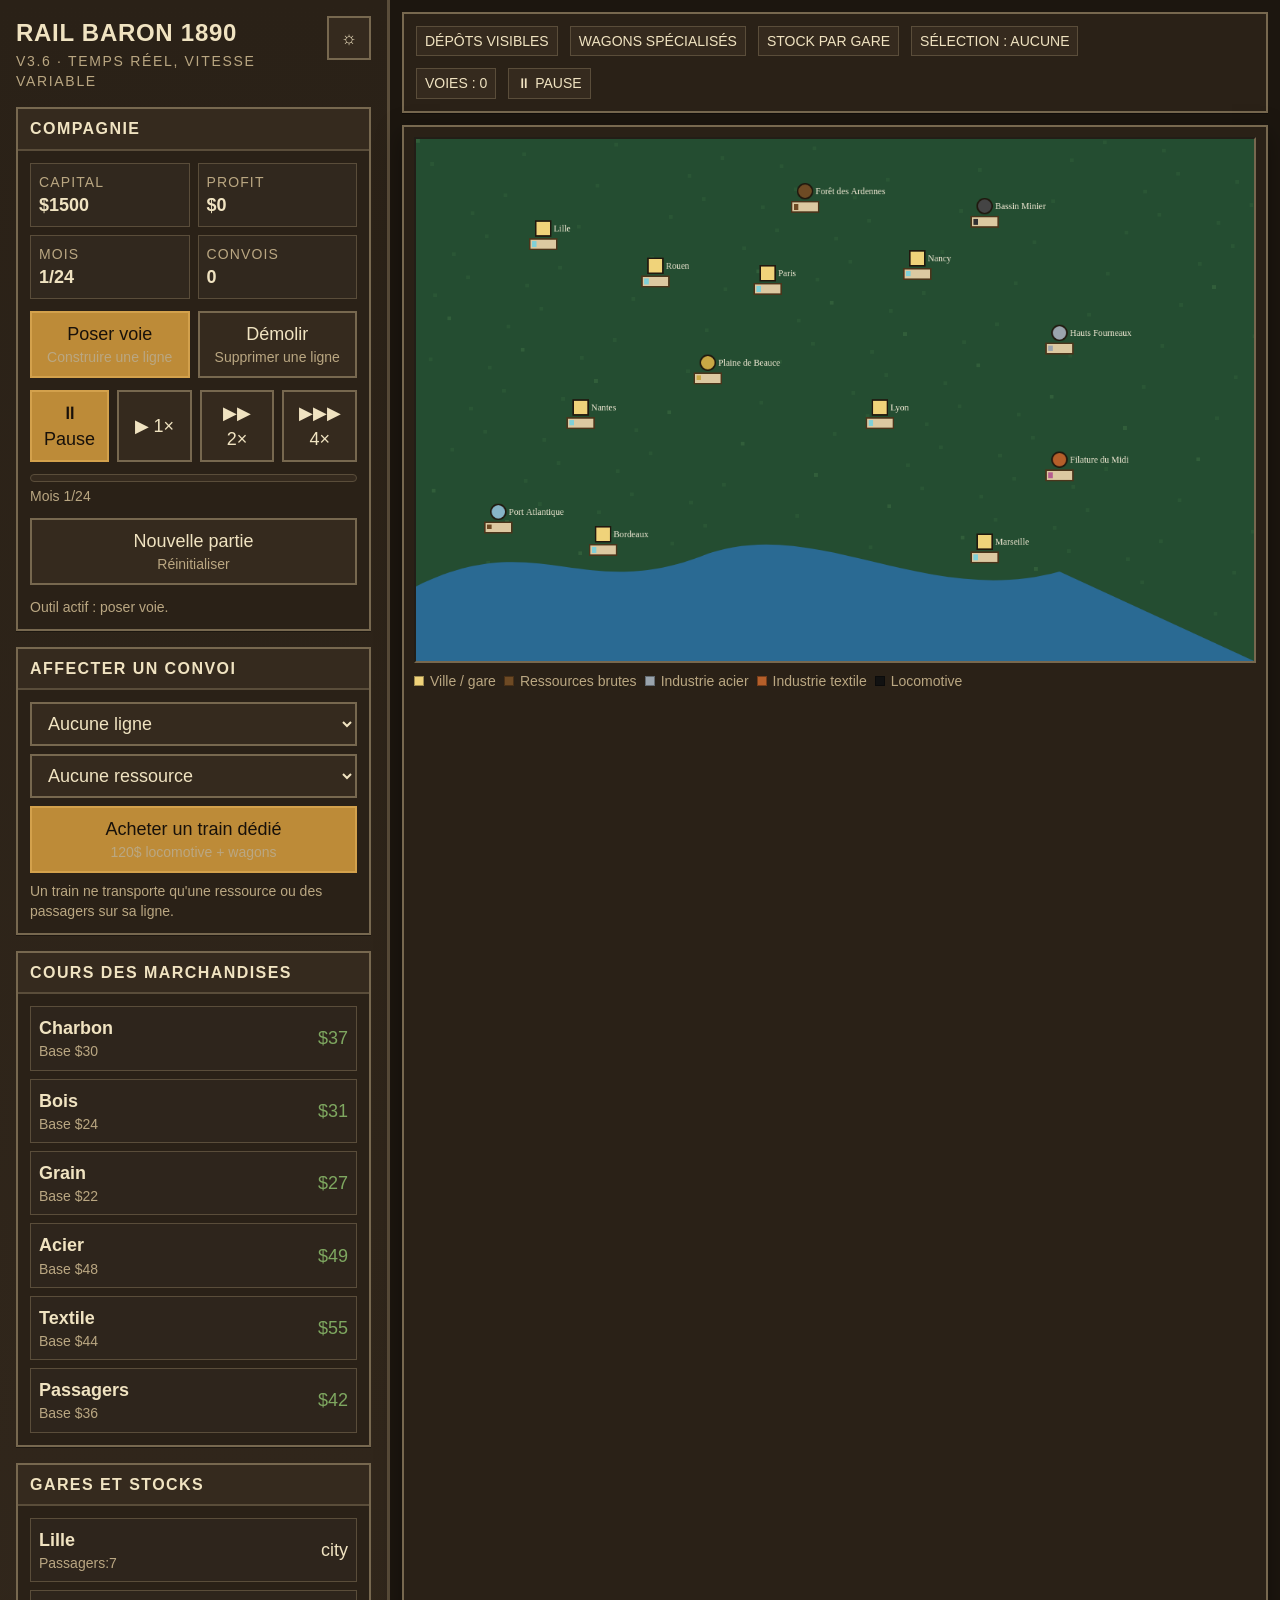
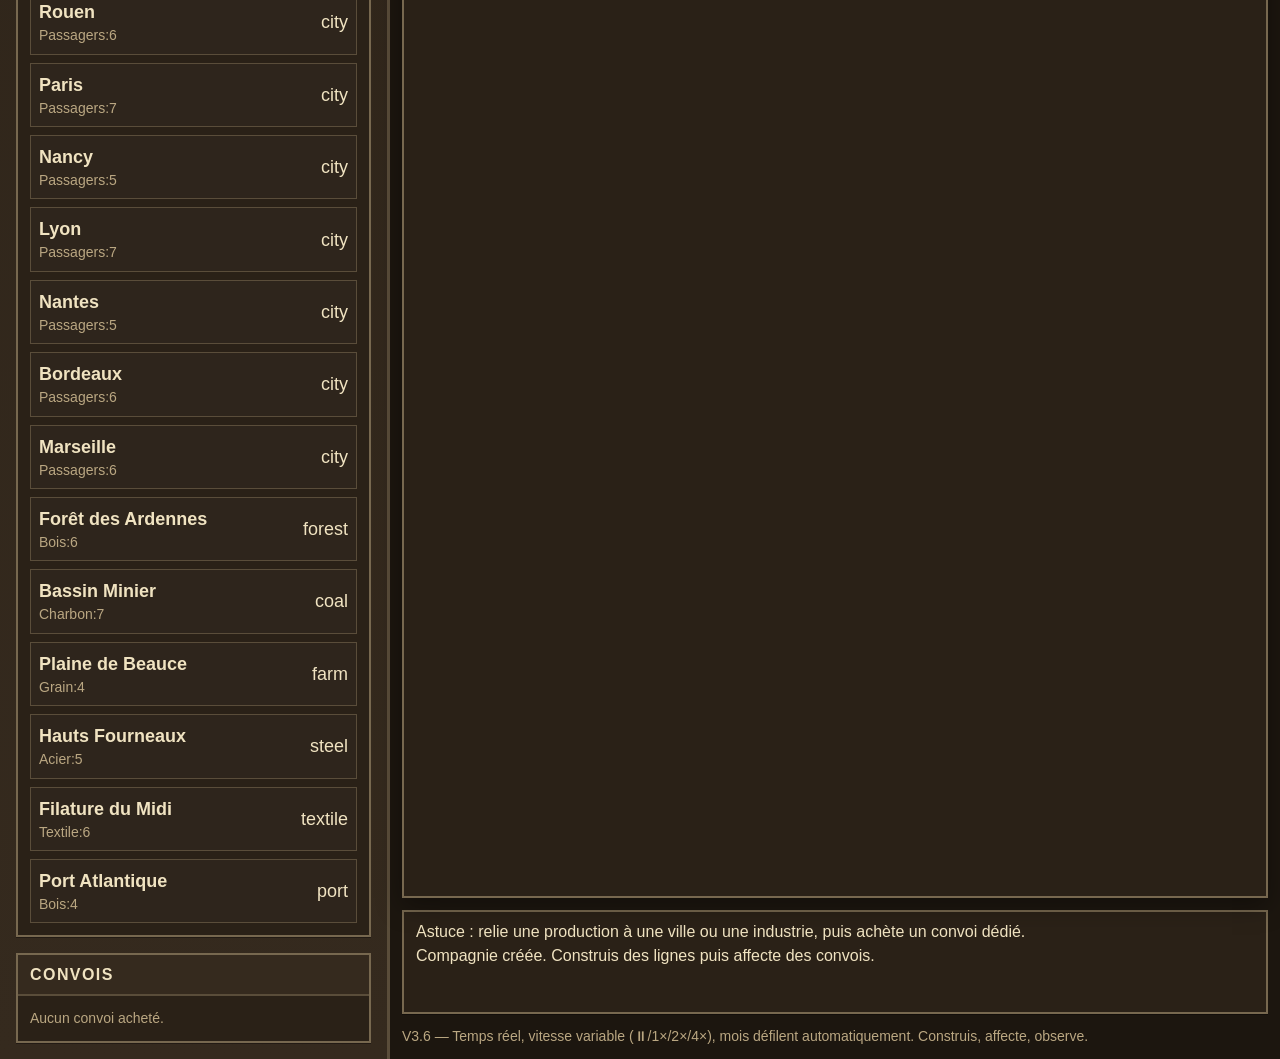
<file: v3.5/index.html>
<!DOCTYPE html>
<html lang="fr" data-theme="dark">
<head>
  <meta charset="UTF-8" />
  <meta name="viewport" content="width=device-width, initial-scale=1.0" />
  <title>Rail Baron 1890 — V3.6</title>
  <link href="https://api.fontshare.com/v2/css?f[]=satoshi@400,500,700&display=swap" rel="stylesheet">
  <link rel="stylesheet" href="css/style.css" />
</head>
<body>
<div class="app">
  <aside class="sidebar">
    <div class="brand">
      <div>
        <div class="logo-title">Rail Baron 1890</div>
        <div class="logo-sub">V3.6 · temps réel, vitesse variable</div>
      </div>
      <button class="theme-btn" id="themeBtn" aria-label="Changer de thème">☼</button>
    </div>

    <section class="panel">
      <h2>Compagnie</h2>
      <div class="panel-body">
        <div class="stats">
          <div class="stat"><div class="label">Capital</div><div class="value" id="cashValue"></div></div>
          <div class="stat"><div class="label">Profit</div><div class="value" id="profitValue"></div></div>
          <div class="stat"><div class="label">Mois</div><div class="value" id="turnValue"></div></div>
          <div class="stat"><div class="label">Convois</div><div class="value" id="trainCount"></div></div>
        </div>
        <div class="toolbar">
          <button class="btn active" data-tool="rail">Poser voie<div class="mini">Construire une ligne</div></button>
          <button class="btn" data-tool="delete">Démolir<div class="mini">Supprimer une ligne</div></button>
        </div>
        <div class="speed-bar">
          <button class="btn speed-btn active" data-speed="0">⏸ Pause</button>
          <button class="btn speed-btn" data-speed="1">▶ 1×</button>
          <button class="btn speed-btn" data-speed="2">▶▶ 2×</button>
          <button class="btn speed-btn" data-speed="4">▶▶▶ 4×</button>
        </div>
        <div class="month-progress">
          <div class="progress-track"><div class="progress-fill" id="monthProgressFill"></div></div>
          <div class="mini" id="monthProgressLabel">Mois 1/24</div>
        </div>
        <button class="btn" id="restartBtn">Nouvelle partie<div class="mini">Réinitialiser</div></button>
        <div class="mini" id="toolStatus">Outil actif : poser voie.</div>
      </div>
    </section>

    <section class="panel">
      <h2>Affecter un convoi</h2>
      <div class="panel-body assign-grid">
        <select class="select" id="routeSelect"></select>
        <select class="select" id="resourceSelect"></select>
        <button class="btn primary" id="buyTrainBtn">Acheter un train dédié<div class="mini">120$ locomotive + wagons</div></button>
        <div class="mini">Un train ne transporte qu'une ressource ou des passagers sur sa ligne.</div>
      </div>
    </section>

    <section class="panel">
      <h2>Cours des marchandises</h2>
      <div class="panel-body resource-list" id="resourceList"></div>
    </section>
    <section class="panel">
      <h2>Gares et stocks</h2>
      <div class="panel-body station-list" id="stationList"></div>
    </section>
    <section class="panel">
      <h2>Convois</h2>
      <div class="panel-body train-list" id="trainList"></div>
    </section>
  </aside>

  <main class="main">
    <header class="hud">
      <div style="display:flex;gap:12px;flex-wrap:wrap">
        <div class="chip">Dépôts visibles</div>
        <div class="chip">Wagons spécialisés</div>
        <div class="chip">Stock par gare</div>
        <div class="chip" id="selectedBadge">Sélection : aucune</div>
      </div>
      <div style="display:flex;gap:12px;flex-wrap:wrap">
        <div class="chip" id="networkBadge">Voies : 0</div>
        <div class="chip" id="speedBadge">⏸ Pause</div>
      </div>
    </header>

    <section class="map-shell">
      <canvas id="gameCanvas" width="1120" height="700"></canvas>
      <div class="legend">
        <span><span class="swatch" style="background:#f0d37a"></span>Ville / gare</span>
        <span><span class="swatch" style="background:#6e4a24"></span>Ressources brutes</span>
        <span><span class="swatch" style="background:#9aa4ad"></span>Industrie acier</span>
        <span><span class="swatch" style="background:#b55f2a"></span>Industrie textile</span>
        <span><span class="swatch" style="background:#111"></span>Locomotive</span>
      </div>
    </section>

    <section class="log" id="logBox"></section>
    <div class="mini">V3.6 — Temps réel, vitesse variable (⏸/1×/2×/4×), mois défilent automatiquement. Construis, affecte, observe.</div>
  </main>
</div>

<script src="js/config.js"></script>
<script src="js/game-state.js"></script>
<script src="js/economy.js"></script>
<script src="js/tracks.js"></script>
<script src="js/trains.js"></script>
<script src="js/renderer.js"></script>
<script src="js/ui.js"></script>
<script src="js/main.js"></script>
</body>
</html>
</file>
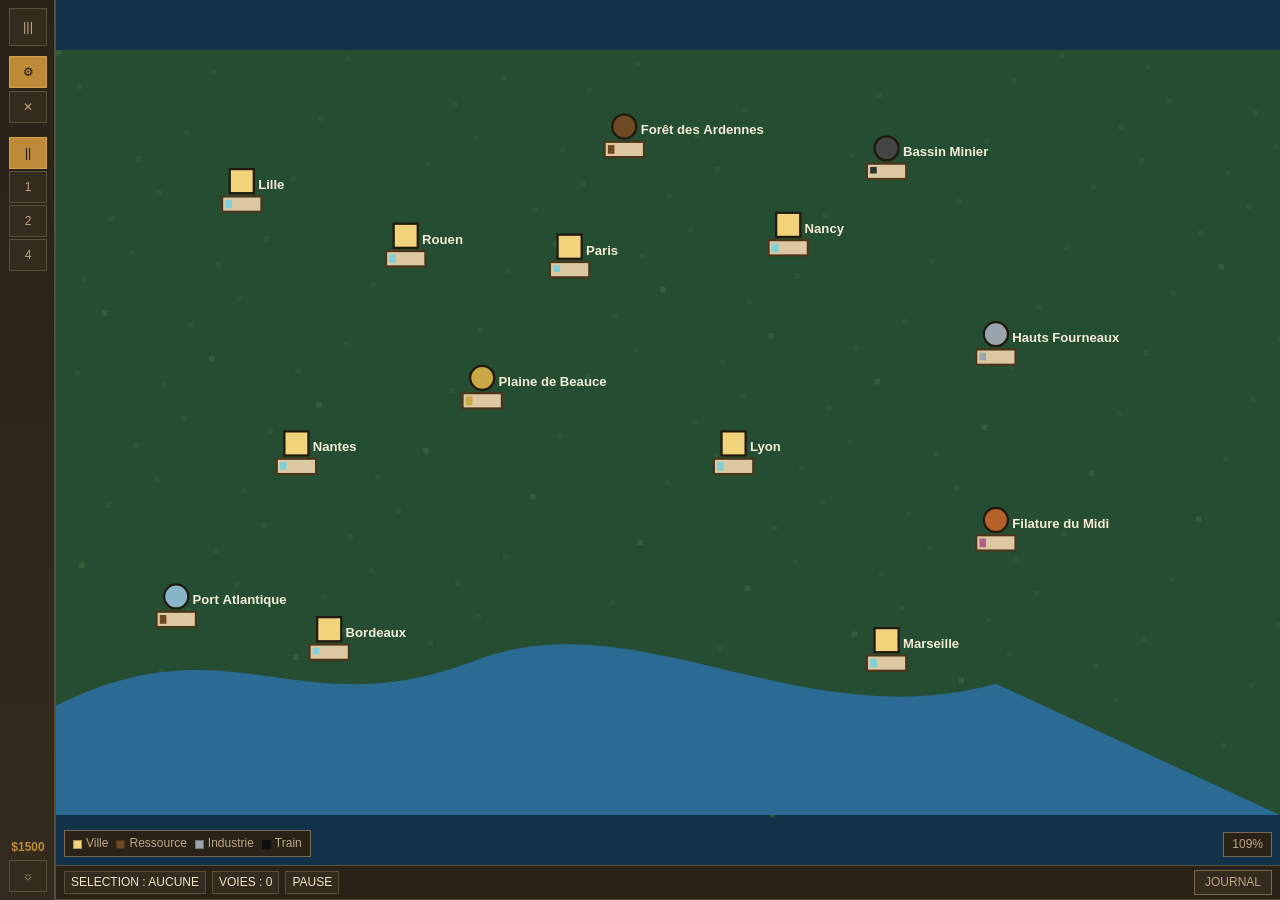
<file: v4/index.html>
<!DOCTYPE html>
<html lang="fr" data-theme="dark">
<head>
  <meta charset="UTF-8" />
  <meta name="viewport" content="width=device-width, initial-scale=1.0" />
  <title>Rail Baron 1890 — V4</title>
  <link href="https://api.fontshare.com/v2/css?f[]=satoshi@400,500,700&display=swap" rel="stylesheet">
  <link rel="stylesheet" href="css/style.css" />
</head>
<body>
<div class="app" id="appRoot">
  <!-- Sidebar retractable -->
  <aside class="sidebar" id="sidebar">
    <div class="sb-collapsed" id="sbCollapsed">
      <button class="sb-toggle" id="sbToggle" title="Menu">|||</button>
      <div class="sb-tools">
        <button class="sb-btn active" data-tool="rail" title="Poser voie">&#9881;</button>
        <button class="sb-btn" data-tool="delete" title="Demolir">&#10005;</button>
      </div>
      <div class="sb-speed">
        <button class="sb-btn speed-btn active" data-speed="0" title="Pause">||</button>
        <button class="sb-btn speed-btn" data-speed="1" title="Vitesse 1x">1</button>
        <button class="sb-btn speed-btn" data-speed="2" title="Vitesse 2x">2</button>
        <button class="sb-btn speed-btn" data-speed="4" title="Vitesse 4x">4</button>
      </div>
      <div class="sb-mini-stat" id="sbCash">&mdash;</div>
      <button class="sb-btn theme-btn" id="themeBtn" title="Theme">&#9788;</button>
    </div>

    <div class="sb-expanded" id="sbExpanded">
      <div class="sb-brand">
        <div>
          <div class="logo-title">Rail Baron 1890</div>
          <div class="logo-sub">V4 &middot; carte zoomable</div>
        </div>
        <button class="sb-toggle" id="sbToggle2" title="Fermer">&times;</button>
      </div>

      <!-- Stats -->
      <section class="sb-section">
        <div class="sb-section-hd open" data-accordion="stats">Compagnie</div>
        <div class="sb-section-bd" id="acc-stats">
          <div class="stat-grid">
            <div class="stat"><span class="stat-label">Capital</span><span class="stat-val" id="cashValue"></span></div>
            <div class="stat"><span class="stat-label">Profit</span><span class="stat-val" id="profitValue"></span></div>
            <div class="stat"><span class="stat-label">Mois</span><span class="stat-val" id="turnValue"></span></div>
            <div class="stat"><span class="stat-label">Convois</span><span class="stat-val" id="trainCount"></span></div>
          </div>
          <div class="month-progress">
            <div class="progress-track"><div class="progress-fill" id="monthProgressFill"></div></div>
            <div class="mini" id="monthProgressLabel">Mois 1/24</div>
          </div>
        </div>
      </section>

      <!-- Outils -->
      <section class="sb-section">
        <div class="sb-section-hd" data-accordion="tools">Outils</div>
        <div class="sb-section-bd" id="acc-tools">
          <div class="tool-grid">
            <button class="btn active" data-tool="rail">Poser voie</button>
            <button class="btn" data-tool="delete">Demolir</button>
          </div>
          <div class="mini" id="toolStatus">Selectionnez un site de depart.</div>
        </div>
      </section>

      <!-- Vitesse -->
      <section class="sb-section">
        <div class="sb-section-hd" data-accordion="speed">Simulation</div>
        <div class="sb-section-bd" id="acc-speed">
          <div class="speed-bar">
            <button class="btn speed-btn active" data-speed="0">Pause</button>
            <button class="btn speed-btn" data-speed="1">1&times;</button>
            <button class="btn speed-btn" data-speed="2">2&times;</button>
            <button class="btn speed-btn" data-speed="4">4&times;</button>
          </div>
          <button class="btn" id="restartBtn">Nouvelle partie</button>
        </div>
      </section>

      <!-- Affectation convoi -->
      <section class="sb-section">
        <div class="sb-section-hd" data-accordion="assign">Affecter convoi</div>
        <div class="sb-section-bd" id="acc-assign">
          <select class="select" id="routeSelect"></select>
          <select class="select" id="resourceSelect"></select>
          <button class="btn primary" id="buyTrainBtn">Acheter train (120$)</button>
        </div>
      </section>

      <!-- Cours -->
      <section class="sb-section">
        <div class="sb-section-hd" data-accordion="prices">Cours des marchandises</div>
        <div class="sb-section-bd" id="acc-prices">
          <div class="res-list" id="resourceList"></div>
        </div>
      </section>

      <!-- Gares -->
      <section class="sb-section">
        <div class="sb-section-hd" data-accordion="stations">Gares et stocks</div>
        <div class="sb-section-bd" id="acc-stations">
          <div class="st-list" id="stationList"></div>
        </div>
      </section>

      <!-- Convois -->
      <section class="sb-section">
        <div class="sb-section-hd" data-accordion="trains">Convois</div>
        <div class="sb-section-bd" id="acc-trains">
          <div class="tr-list" id="trainList"></div>
        </div>
      </section>
    </div>
  </aside>

  <!-- Zone principale -->
  <main class="main-area">
    <div class="map-container" id="mapContainer">
      <canvas id="gameCanvas"></canvas>
      <div class="overlay-layer" id="overlayLayer"></div>
      <div class="map-legend" id="mapLegend">
        <span><span class="swatch" style="background:#f0d37a"></span>Ville</span>
        <span><span class="swatch" style="background:#6e4a24"></span>Ressource</span>
        <span><span class="swatch" style="background:#9aa4ad"></span>Industrie</span>
        <span><span class="swatch" style="background:#111"></span>Train</span>
      </div>
      <div class="zoom-indicator" id="zoomIndicator">100%</div>
    </div>

    <div class="bottom-bar">
      <div class="hud-chips" id="hudChips">
        <span class="chip" id="selectedBadge">Selection : aucune</span>
        <span class="chip" id="networkBadge">Voies : 0</span>
        <span class="chip" id="speedBadge">Pause</span>
      </div>
      <button class="log-toggle" id="logToggle">Journal</button>
    </div>
    <div class="log-bar" id="logBar">
      <div class="log-content" id="logBox"></div>
    </div>
  </main>

  <!-- Bandeau fenetre trop petite -->
  <div class="warning-banner" id="warningBanner">
    Fenetre trop petite &mdash; minimum recommande : 800 &times; 600
  </div>
</div>

<script src="js/config.js"></script>
<script src="js/camera.js"></script>
<script src="js/input.js"></script>
<script src="js/game-state.js"></script>
<script src="js/economy.js"></script>
<script src="js/tracks.js"></script>
<script src="js/trains.js"></script>
<script src="js/renderer.js"></script>
<script src="js/overlays.js"></script>
<script src="js/ui.js"></script>
<script src="js/main.js"></script>
</body>
</html>
</file>
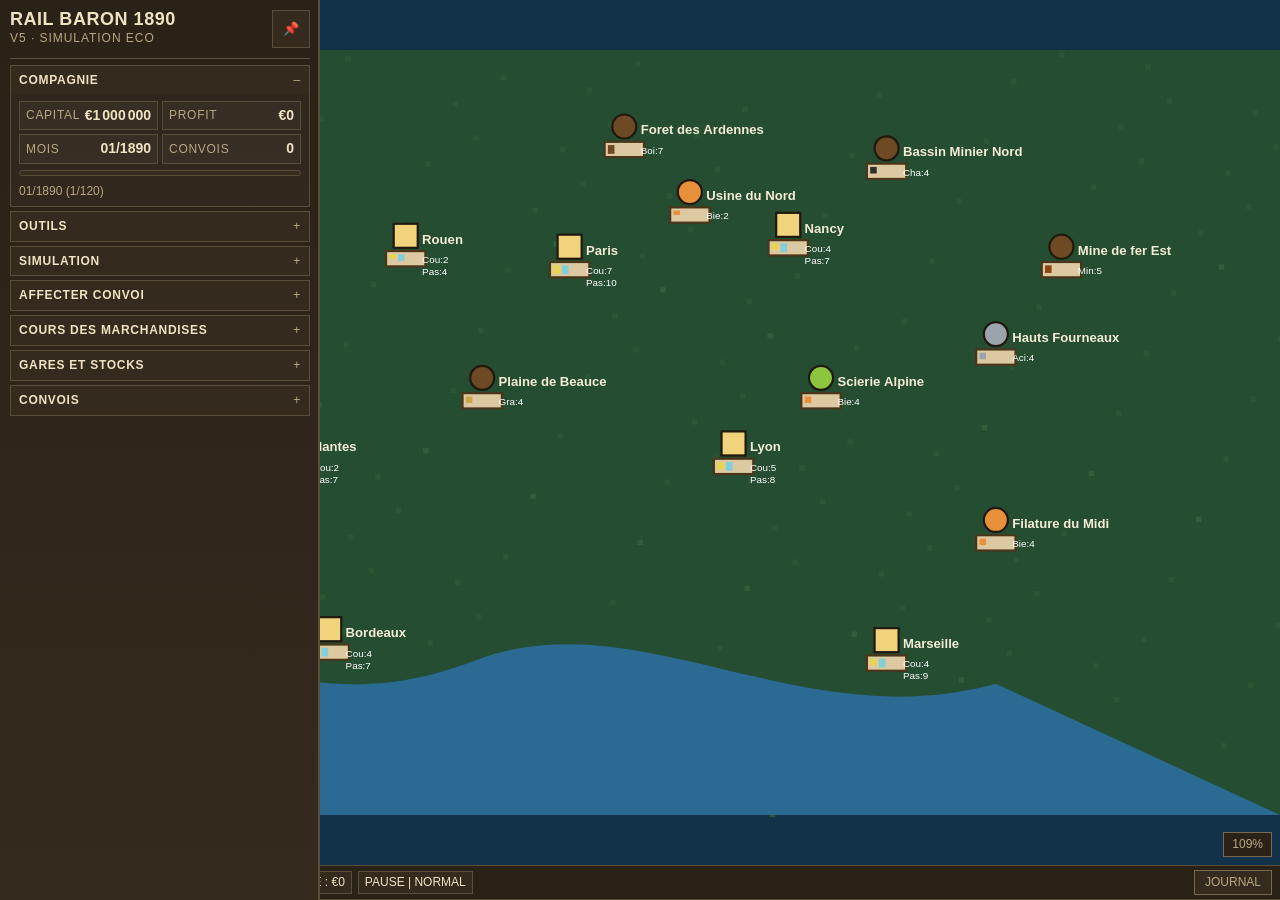
<file: v5/index.html>
<!DOCTYPE html>
<html lang="fr" data-theme="dark">
<head>
  <meta charset="UTF-8" />
  <meta name="viewport" content="width=device-width, initial-scale=1.0" />
  <title>Rail Baron 1890 — V5</title>
  <link href="https://api.fontshare.com/v2/css?f[]=satoshi@400,500,700&display=swap" rel="stylesheet">
  <link rel="stylesheet" href="css/style.css" />
</head>
<body>
<div class="app" id="appRoot">
  <!-- Sidebar retractable -->
  <aside class="sidebar" id="sidebar">
    <div class="sb-collapsed" id="sbCollapsed">
      <button class="sb-pin" id="sbPin" title="Epingler">&#128204;</button>
      <div class="sb-tools">
        <button class="sb-btn active" data-tool="rail" title="Poser voie">&#9881;</button>
        <button class="sb-btn" data-tool="delete" title="Demolir">&#10005;</button>
      </div>
      <div class="sb-speed">
        <button class="sb-btn speed-btn active" data-speed="0" title="Pause">||</button>
        <button class="sb-btn speed-btn" data-speed="1" title="Vitesse 1x">1</button>
        <button class="sb-btn speed-btn" data-speed="2" title="Vitesse 2x">2</button>
        <button class="sb-btn speed-btn" data-speed="4" title="Vitesse 4x">4</button>
      </div>
      <div class="sb-mini-stat" id="sbCash">&mdash;</div>
      <button class="sb-btn theme-btn" id="themeBtn" title="Theme">&#9788;</button>
    </div>

    <div class="sb-expanded" id="sbExpanded">
      <div class="sb-brand">
        <div>
          <div class="logo-title">Rail Baron 1890</div>
          <div class="logo-sub">V5 &middot; simulation eco</div>
        </div>
        <button class="sb-pin" id="sbPin2" title="Detacher">&#128204;</button>
      </div>

      <!-- Stats -->
      <section class="sb-section">
        <div class="sb-section-hd open" data-accordion="stats">Compagnie</div>
        <div class="sb-section-bd" id="acc-stats">
          <div class="stat-grid">
            <div class="stat"><span class="stat-label">Capital</span><span class="stat-val" id="cashValue"></span></div>
            <div class="stat"><span class="stat-label">Profit</span><span class="stat-val" id="profitValue"></span></div>
            <div class="stat"><span class="stat-label">Mois</span><span class="stat-val" id="turnValue"></span></div>
            <div class="stat"><span class="stat-label">Convois</span><span class="stat-val" id="trainCount"></span></div>
          </div>
          <div class="month-progress">
            <div class="progress-track"><div class="progress-fill" id="monthProgressFill"></div></div>
            <div class="mini" id="monthProgressLabel">Mois 1/24</div>
          </div>
        </div>
      </section>

      <!-- Outils -->
      <section class="sb-section">
        <div class="sb-section-hd" data-accordion="tools">Outils</div>
        <div class="sb-section-bd" id="acc-tools">
          <div class="tool-grid">
            <button class="btn active" data-tool="rail">Poser voie</button>
            <button class="btn" data-tool="delete">Demolir</button>
          </div>
          <div class="mini" id="toolStatus">Selectionnez un site de depart.</div>
        </div>
      </section>

      <!-- Vitesse -->
      <section class="sb-section">
        <div class="sb-section-hd" data-accordion="speed">Simulation</div>
        <div class="sb-section-bd" id="acc-speed">
          <div class="speed-bar">
            <button class="btn speed-btn active" data-speed="0">Pause</button>
            <button class="btn speed-btn" data-speed="1">1&times;</button>
            <button class="btn speed-btn" data-speed="2">2&times;</button>
            <button class="btn speed-btn" data-speed="4">4&times;</button>
          </div>
          <button class="btn" id="restartBtn">Nouvelle partie</button>
          <button class="btn" id="reportBtn">Rapport financier</button>
          <button class="btn" id="loanBtn">Emprunt 500k</button>
        </div>
      </section>

      <!-- Affectation convoi -->
      <section class="sb-section">
        <div class="sb-section-hd" data-accordion="assign">Affecter convoi</div>
        <div class="sb-section-bd" id="acc-assign">
          <select class="select" id="routeSelect"></select>
          <select class="select" id="resourceSelect"></select>
          <button class="btn primary" id="buyTrainBtn">Acheter train (120$)</button>
        </div>
      </section>

      <!-- Cours -->
      <section class="sb-section">
        <div class="sb-section-hd" data-accordion="prices">Cours des marchandises</div>
        <div class="sb-section-bd" id="acc-prices">
          <div class="res-list" id="resourceList"></div>
        </div>
      </section>

      <!-- Gares -->
      <section class="sb-section">
        <div class="sb-section-hd" data-accordion="stations">Gares et stocks</div>
        <div class="sb-section-bd" id="acc-stations">
          <div class="st-list" id="stationList"></div>
        </div>
      </section>

      <!-- Convois -->
      <section class="sb-section">
        <div class="sb-section-hd" data-accordion="trains">Convois</div>
        <div class="sb-section-bd" id="acc-trains">
          <div class="tr-list" id="trainList"></div>
        </div>
      </section>
    </div>
  </aside>

  <!-- Zone principale -->
  <main class="main-area">
    <div class="map-container" id="mapContainer">
      <canvas id="gameCanvas"></canvas>
      <div class="overlay-layer" id="overlayLayer"></div>
      <div class="map-legend" id="mapLegend">
        <span><span class="swatch" style="background:#f0d37a"></span>Ville</span>
        <span><span class="swatch" style="background:#6e4a24"></span>Ressource</span>
        <span><span class="swatch" style="background:#9aa4ad"></span>Industrie</span>
        <span><span class="swatch" style="background:#111"></span>Train</span>
      </div>
      <div class="zoom-indicator" id="zoomIndicator">100%</div>
    </div>

    <div class="bottom-bar">
      <div class="hud-chips" id="hudChips">
        <span class="chip" id="selectedBadge">Selection : aucune</span>
        <span class="chip" id="networkBadge">Voies : 0</span>
        <span class="chip" id="speedBadge">Pause</span>
      </div>
      <button class="log-toggle" id="logToggle">Journal</button>
    </div>
    <div class="log-bar" id="logBar">
      <div class="log-content" id="logBox"></div>
    </div>
  </main>

  <!-- Bandeau fenetre trop petite -->
  <div class="warning-banner" id="warningBanner">
    Fenetre trop petite &mdash; minimum recommande : 800 &times; 600
  </div>
</div>

<script src="js/config.js"></script>
<script src="js/camera.js"></script>
<script src="js/input.js"></script>
<script src="js/game-state.js"></script>
<script src="js/economy.js"></script>
<script src="js/tracks.js"></script>
<script src="js/trains.js"></script>
<script src="js/renderer.js"></script>
<script src="js/overlays.js"></script>
<script src="js/ui.js"></script>
<script src="js/main.js"></script>
</body>
</html>
</file>
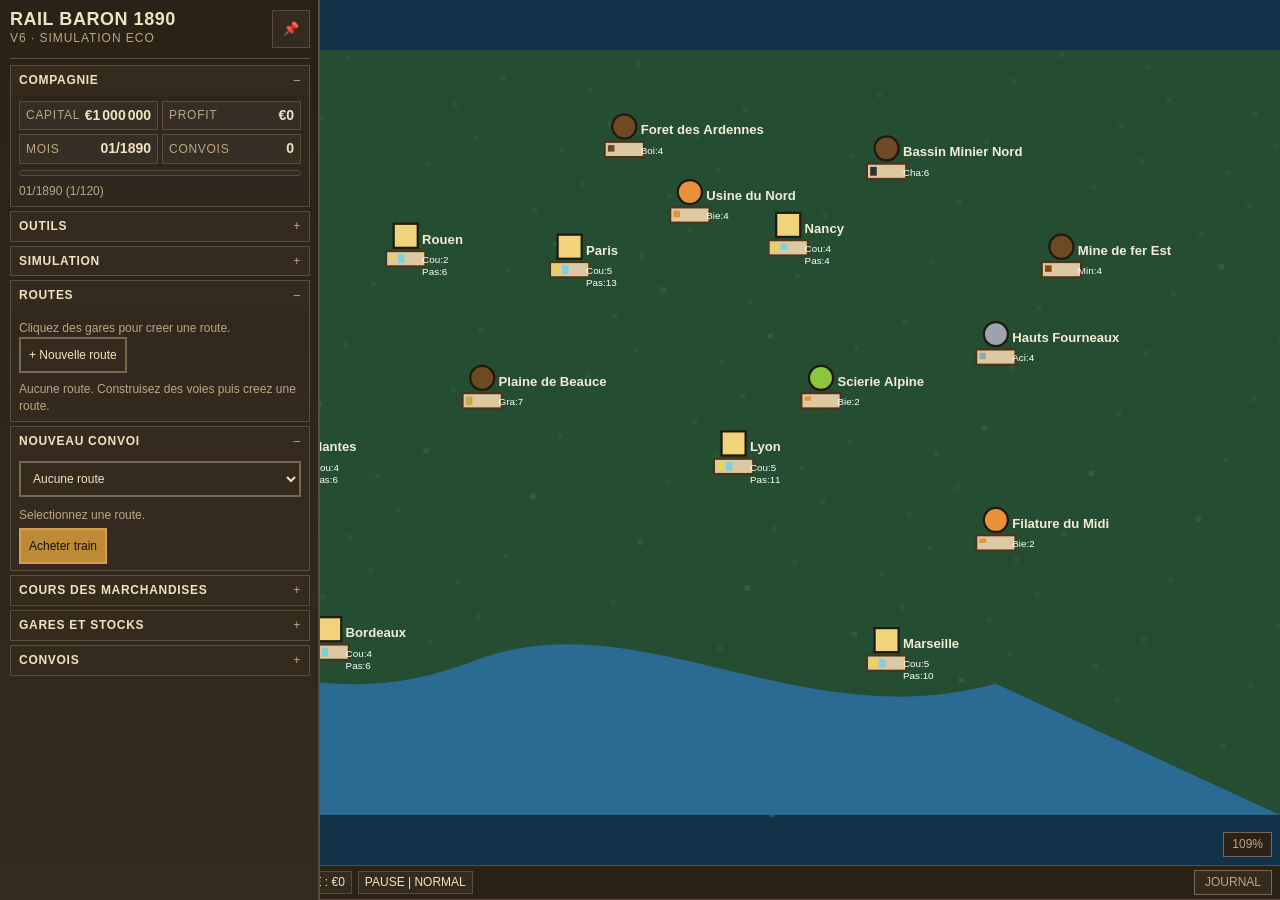
<file: v6/index.html>
<!DOCTYPE html>
<html lang="fr" data-theme="dark">
<head>
  <meta charset="UTF-8" />
  <meta name="viewport" content="width=device-width, initial-scale=1.0" />
  <title>Rail Baron 1890 — V6</title>
  <link href="https://api.fontshare.com/v2/css?f[]=satoshi@400,500,700&display=swap" rel="stylesheet">
  <link rel="stylesheet" href="css/style.css" />
</head>
<body>
<div class="app" id="appRoot">
  <!-- Sidebar retractable -->
  <aside class="sidebar" id="sidebar">
    <div class="sb-collapsed" id="sbCollapsed">
      <button class="sb-pin" id="sbPin" title="Epingler">&#128204;</button>
      <div class="sb-tools">
        <button class="sb-btn active" data-tool="rail" title="Poser voie">&#9881;</button>
        <button class="sb-btn" data-tool="delete" title="Demolir">&#10005;</button>
      </div>
      <div class="sb-speed">
        <button class="sb-btn speed-btn active" data-speed="0" title="Pause">||</button>
        <button class="sb-btn speed-btn" data-speed="1" title="Vitesse 1x">1</button>
        <button class="sb-btn speed-btn" data-speed="2" title="Vitesse 2x">2</button>
        <button class="sb-btn speed-btn" data-speed="4" title="Vitesse 4x">4</button>
      </div>
      <div class="sb-mini-stat" id="sbCash">&mdash;</div>
      <button class="sb-btn theme-btn" id="themeBtn" title="Theme">&#9788;</button>
    </div>

    <div class="sb-expanded" id="sbExpanded">
      <div class="sb-brand">
        <div>
          <div class="logo-title">Rail Baron 1890</div>
          <div class="logo-sub">V6 &middot; simulation eco</div>
        </div>
        <button class="sb-pin" id="sbPin2" title="Detacher">&#128204;</button>
      </div>

      <!-- Stats -->
      <section class="sb-section">
        <div class="sb-section-hd open" data-accordion="stats">Compagnie</div>
        <div class="sb-section-bd" id="acc-stats">
          <div class="stat-grid">
            <div class="stat"><span class="stat-label">Capital</span><span class="stat-val" id="cashValue"></span></div>
            <div class="stat"><span class="stat-label">Profit</span><span class="stat-val" id="profitValue"></span></div>
            <div class="stat"><span class="stat-label">Mois</span><span class="stat-val" id="turnValue"></span></div>
            <div class="stat"><span class="stat-label">Convois</span><span class="stat-val" id="trainCount"></span></div>
          </div>
          <div class="month-progress">
            <div class="progress-track"><div class="progress-fill" id="monthProgressFill"></div></div>
            <div class="mini" id="monthProgressLabel">Mois 1/24</div>
          </div>
        </div>
      </section>

      <!-- Outils -->
      <section class="sb-section">
        <div class="sb-section-hd" data-accordion="tools">Outils</div>
        <div class="sb-section-bd" id="acc-tools">
          <div class="tool-grid">
            <button class="btn active" data-tool="rail">Poser voie</button>
            <button class="btn" data-tool="delete">Demolir</button>
          </div>
          <div class="mini" id="toolStatus">Selectionnez un site de depart.</div>
        </div>
      </section>

      <!-- Vitesse -->
      <section class="sb-section">
        <div class="sb-section-hd" data-accordion="speed">Simulation</div>
        <div class="sb-section-bd" id="acc-speed">
          <div class="speed-bar">
            <button class="btn speed-btn active" data-speed="0">Pause</button>
            <button class="btn speed-btn" data-speed="1">1&times;</button>
            <button class="btn speed-btn" data-speed="2">2&times;</button>
            <button class="btn speed-btn" data-speed="4">4&times;</button>
          </div>
          <button class="btn" id="restartBtn">Nouvelle partie</button>
          <button class="btn" id="reportBtn">Rapport financier</button>
          <button class="btn" id="loanBtn">Emprunt 500k</button>
        </div>
      </section>

      <!-- Routes -->
      <section class="sb-section">
        <div class="sb-section-hd open" data-accordion="routes">Routes</div>
        <div class="sb-section-bd" id="acc-routes">
          <div class="mini" id="routeBuilderInfo">Cliquez des gares pour creer une route.</div>
          <div style="display:flex;gap:4px;margin-bottom:4px">
            <button class="btn" id="startRouteBtn">+ Nouvelle route</button>
            <button class="btn primary" id="finishRouteBtn" style="display:none" disabled>Valider</button>
            <button class="btn" id="cancelRouteBtn" style="display:none">Annuler</button>
          </div>
          <div class="st-list" id="routeList"></div>
        </div>
      </section>

      <!-- Convois -->
      <section class="sb-section">
        <div class="sb-section-hd open" data-accordion="convois">Nouveau convoi</div>
        <div class="sb-section-bd" id="acc-convois">
          <select class="select" id="routeSelect"></select>
          <div id="consistBuilder"></div>
          <div id="consistSummary" class="mini" style="margin:4px 0"></div>
          <button class="btn primary" id="buyTrainBtn">Acheter train</button>
        </div>
      </section>

      <!-- Cours -->
      <section class="sb-section">
        <div class="sb-section-hd" data-accordion="prices">Cours des marchandises</div>
        <div class="sb-section-bd" id="acc-prices">
          <div class="res-list" id="resourceList"></div>
        </div>
      </section>

      <!-- Gares -->
      <section class="sb-section">
        <div class="sb-section-hd" data-accordion="stations">Gares et stocks</div>
        <div class="sb-section-bd" id="acc-stations">
          <div class="st-list" id="stationList"></div>
        </div>
      </section>

      <!-- Convois -->
      <section class="sb-section">
        <div class="sb-section-hd" data-accordion="trains">Convois</div>
        <div class="sb-section-bd" id="acc-trains">
          <div class="tr-list" id="trainList"></div>
        </div>
      </section>
    </div>
  </aside>

  <!-- Zone principale -->
  <main class="main-area">
    <div class="map-container" id="mapContainer">
      <canvas id="gameCanvas"></canvas>
      <div class="overlay-layer" id="overlayLayer"></div>
      <div class="map-legend" id="mapLegend">
        <span><span class="swatch" style="background:#f0d37a"></span>Ville</span>
        <span><span class="swatch" style="background:#6e4a24"></span>Ressource</span>
        <span><span class="swatch" style="background:#9aa4ad"></span>Industrie</span>
        <span><span class="swatch" style="background:#111"></span>Train</span>
      </div>
      <div class="zoom-indicator" id="zoomIndicator">100%</div>
    </div>

    <div class="bottom-bar">
      <div class="hud-chips" id="hudChips">
        <span class="chip" id="selectedBadge">Selection : aucune</span>
        <span class="chip" id="networkBadge">Voies : 0</span>
        <span class="chip" id="speedBadge">Pause</span>
      </div>
      <button class="log-toggle" id="logToggle">Journal</button>
    </div>
    <div class="log-bar" id="logBar">
      <div class="log-content" id="logBox"></div>
    </div>
  </main>

  <!-- Bandeau fenetre trop petite -->
  <div class="warning-banner" id="warningBanner">
    Fenetre trop petite &mdash; minimum recommande : 800 &times; 600
  </div>
</div>

<script src="js/config.js"></script>
<script src="js/camera.js"></script>
<script src="js/input.js"></script>
<script src="js/game-state.js"></script>
<script src="js/economy.js"></script>
<script src="js/tracks.js"></script>
<script src="js/routes.js"></script>
<script src="js/trains.js"></script>
<script src="js/renderer.js"></script>
<script src="js/overlays.js"></script>
<script src="js/ui.js"></script>
<script src="js/main.js"></script>
</body>
</html>
</file>
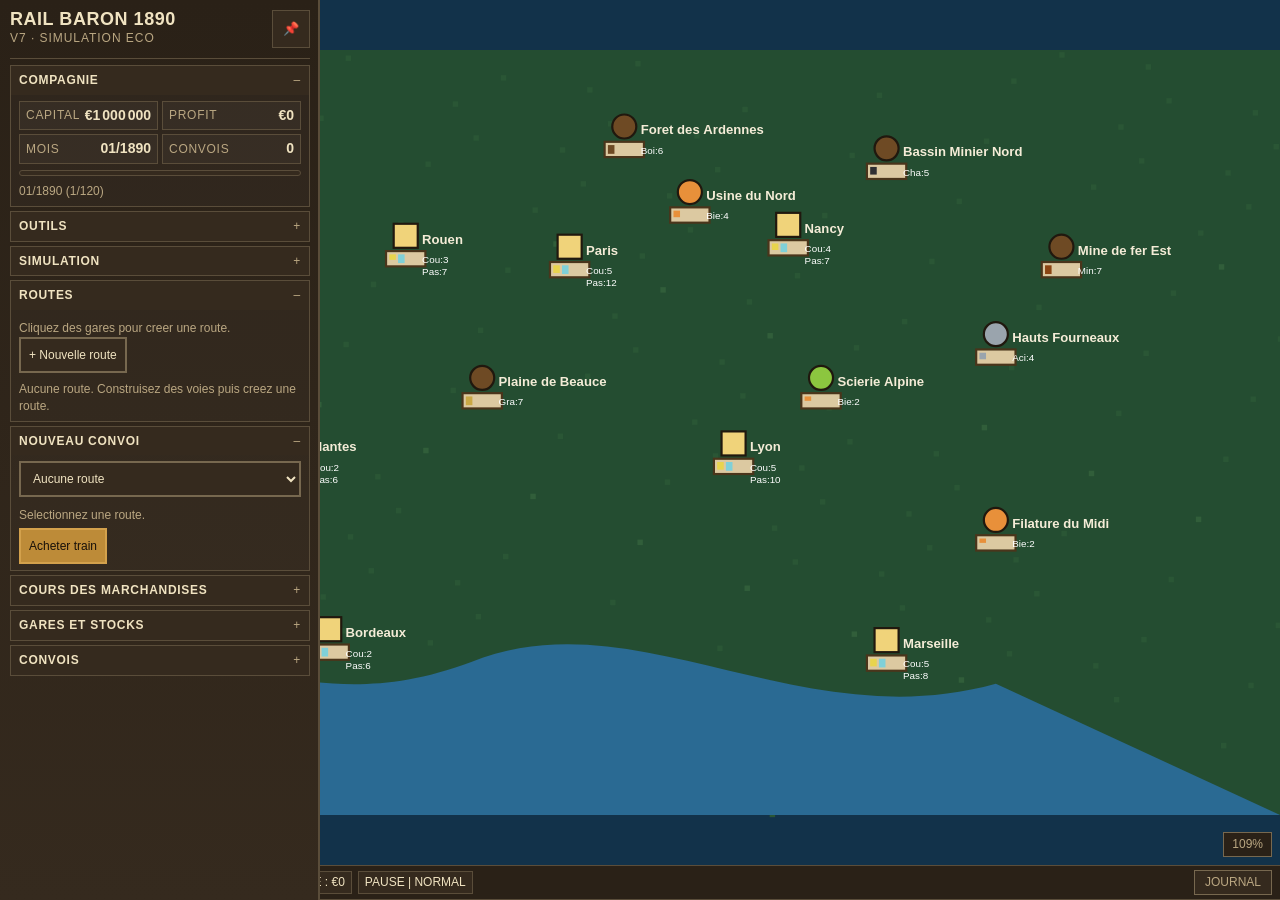
<file: v7/index.html>
<!DOCTYPE html>
<html lang="fr" data-theme="dark">
<head>
  <meta charset="UTF-8" />
  <meta name="viewport" content="width=device-width, initial-scale=1.0" />
  <title>Rail Baron 1890 — V7</title>
  <link href="https://api.fontshare.com/v2/css?f[]=satoshi@400,500,700&display=swap" rel="stylesheet">
  <link rel="stylesheet" href="css/style.css" />
</head>
<body>
<div class="app" id="appRoot">
  <!-- Sidebar retractable -->
  <aside class="sidebar" id="sidebar">
    <div class="sb-collapsed" id="sbCollapsed">
      <button class="sb-pin" id="sbPin" title="Epingler">&#128204;</button>
      <div class="sb-tools">
        <button class="sb-btn active" data-tool="rail" title="Poser voie">&#9881;</button>
        <button class="sb-btn" data-tool="delete" title="Demolir">&#10005;</button>
        <button class="sb-btn" data-tool="renovate" title="Renover">&#8634;</button>
      </div>
      <div class="sb-speed">
        <button class="sb-btn speed-btn active" data-speed="0" title="Pause">||</button>
        <button class="sb-btn speed-btn" data-speed="1" title="Vitesse 1x">1</button>
        <button class="sb-btn speed-btn" data-speed="2" title="Vitesse 2x">2</button>
        <button class="sb-btn speed-btn" data-speed="4" title="Vitesse 4x">4</button>
      </div>
      <div class="sb-mini-stat" id="sbCash">&mdash;</div>
      <button class="sb-btn theme-btn" id="themeBtn" title="Theme">&#9788;</button>
    </div>

    <div class="sb-expanded" id="sbExpanded">
      <div class="sb-brand">
        <div>
          <div class="logo-title">Rail Baron 1890</div>
          <div class="logo-sub">V7 &middot; simulation eco</div>
        </div>
        <button class="sb-pin" id="sbPin2" title="Detacher">&#128204;</button>
      </div>

      <!-- Stats -->
      <section class="sb-section">
        <div class="sb-section-hd open" data-accordion="stats">Compagnie</div>
        <div class="sb-section-bd" id="acc-stats">
          <div class="stat-grid">
            <div class="stat"><span class="stat-label">Capital</span><span class="stat-val" id="cashValue"></span></div>
            <div class="stat"><span class="stat-label">Profit</span><span class="stat-val" id="profitValue"></span></div>
            <div class="stat"><span class="stat-label">Mois</span><span class="stat-val" id="turnValue"></span></div>
            <div class="stat"><span class="stat-label">Convois</span><span class="stat-val" id="trainCount"></span></div>
          </div>
          <div class="month-progress">
            <div class="progress-track"><div class="progress-fill" id="monthProgressFill"></div></div>
            <div class="mini" id="monthProgressLabel">Mois 1/24</div>
          </div>
        </div>
      </section>

      <!-- Outils -->
      <section class="sb-section">
        <div class="sb-section-hd" data-accordion="tools">Outils</div>
        <div class="sb-section-bd" id="acc-tools">
          <div class="tool-grid">
            <button class="btn active" data-tool="rail">Poser voie</button>
            <button class="btn" data-tool="delete">Demolir</button>
            <button class="btn" data-tool="renovate">Renover voie</button>
          </div>
          <div class="mini" id="toolStatus">Selectionnez un site de depart.</div>
        </div>
      </section>

      <!-- Vitesse -->
      <section class="sb-section">
        <div class="sb-section-hd" data-accordion="speed">Simulation</div>
        <div class="sb-section-bd" id="acc-speed">
          <div class="speed-bar">
            <button class="btn speed-btn active" data-speed="0">Pause</button>
            <button class="btn speed-btn" data-speed="1">1&times;</button>
            <button class="btn speed-btn" data-speed="2">2&times;</button>
            <button class="btn speed-btn" data-speed="4">4&times;</button>
          </div>
          <button class="btn" id="restartBtn">Nouvelle partie</button>
          <button class="btn" id="reportBtn">Rapport financier</button>
          <button class="btn" id="loanBtn">Emprunt 500k</button>
          <button class="btn" id="agingToggle">Vieillissement: ON</button>
          <button class="btn" id="exportBtn">Export JSON</button>
          <button class="btn" id="importBtn">Import JSON</button>
          <button class="btn" id="deleteSaveBtn">Effacer sauvegarde</button>
          <input type="file" id="importFile" accept=".json" style="display:none">
        </div>
      </section>

      <!-- Routes -->
      <section class="sb-section">
        <div class="sb-section-hd open" data-accordion="routes">Routes</div>
        <div class="sb-section-bd" id="acc-routes">
          <div class="mini" id="routeBuilderInfo">Cliquez des gares pour creer une route.</div>
          <div style="display:flex;gap:4px;margin-bottom:4px">
            <button class="btn" id="startRouteBtn">+ Nouvelle route</button>
            <button class="btn primary" id="finishRouteBtn" style="display:none" disabled>Valider</button>
            <button class="btn" id="cancelRouteBtn" style="display:none">Annuler</button>
          </div>
          <div class="st-list" id="routeList"></div>
        </div>
      </section>

      <!-- Convois -->
      <section class="sb-section">
        <div class="sb-section-hd open" data-accordion="convois">Nouveau convoi</div>
        <div class="sb-section-bd" id="acc-convois">
          <select class="select" id="routeSelect"></select>
          <div id="consistBuilder"></div>
          <div id="consistSummary" class="mini" style="margin:4px 0"></div>
          <button class="btn primary" id="buyTrainBtn">Acheter train</button>
        </div>
      </section>

      <!-- Cours -->
      <section class="sb-section">
        <div class="sb-section-hd" data-accordion="prices">Cours des marchandises</div>
        <div class="sb-section-bd" id="acc-prices">
          <div class="res-list" id="resourceList"></div>
        </div>
      </section>

      <!-- Gares -->
      <section class="sb-section">
        <div class="sb-section-hd" data-accordion="stations">Gares et stocks</div>
        <div class="sb-section-bd" id="acc-stations">
          <div class="st-list" id="stationList"></div>
        </div>
      </section>

      <!-- Convois -->
      <section class="sb-section">
        <div class="sb-section-hd" data-accordion="trains">Convois</div>
        <div class="sb-section-bd" id="acc-trains">
          <div class="tr-list" id="trainList"></div>
        </div>
      </section>
    </div>
  </aside>

  <!-- Zone principale -->
  <main class="main-area">
    <div class="map-container" id="mapContainer">
      <canvas id="gameCanvas"></canvas>
      <div class="overlay-layer" id="overlayLayer"></div>
      <div class="toast-container" id="toastContainer"></div>
      <div class="map-legend" id="mapLegend">
        <span><span class="swatch" style="background:#f0d37a"></span>Ville</span>
        <span><span class="swatch" style="background:#6e4a24"></span>Ressource</span>
        <span><span class="swatch" style="background:#9aa4ad"></span>Industrie</span>
        <span><span class="swatch" style="background:#111"></span>Train</span>
      </div>
      <div class="zoom-indicator" id="zoomIndicator">100%</div>
    </div>

    <div class="bottom-bar">
      <div class="hud-chips" id="hudChips">
        <span class="chip" id="selectedBadge">Selection : aucune</span>
        <span class="chip" id="networkBadge">Voies : 0</span>
        <span class="chip" id="speedBadge">Pause</span>
      </div>
      <button class="log-toggle" id="logToggle">Journal</button>
    </div>
    <div class="log-bar" id="logBar">
      <div class="log-content" id="logBox"></div>
    </div>
  </main>

  <!-- Bandeau fenetre trop petite -->
  <div class="warning-banner" id="warningBanner">
    Fenetre trop petite &mdash; minimum recommande : 800 &times; 600
  </div>
</div>

<script src="js/config.js"></script>
<script src="js/camera.js"></script>
<script src="js/input.js"></script>
<script src="js/game-state.js"></script>
<script src="js/economy.js"></script>
<script src="js/tracks.js"></script>
<script src="js/routes.js"></script>
<script src="js/trains.js"></script>
<script src="js/renderer.js"></script>
<script src="js/overlays.js"></script>
<script src="js/io.js"></script>
<script src="js/ui.js"></script>
<script src="js/main.js"></script>
</body>
</html>
</file>
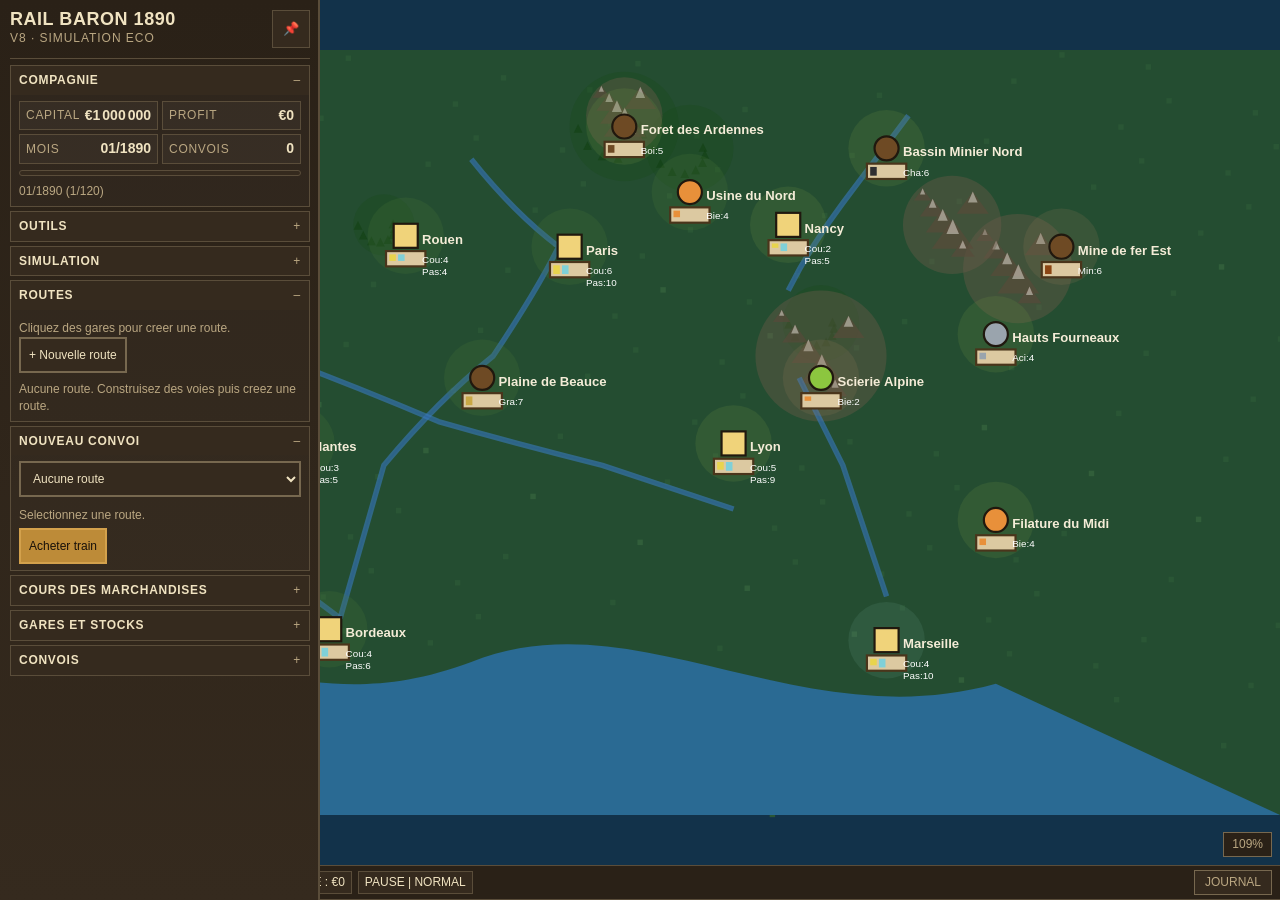
<file: v8/index.html>
<!DOCTYPE html>
<html lang="fr" data-theme="dark">
<head>
  <meta charset="UTF-8" />
  <meta name="viewport" content="width=device-width, initial-scale=1.0" />
  <title>Rail Baron 1890 — V8</title>
  <link href="https://api.fontshare.com/v2/css?f[]=satoshi@400,500,700&display=swap" rel="stylesheet">
  <link rel="stylesheet" href="css/style.css" />
</head>
<body>
<div class="app" id="appRoot">
  <!-- Sidebar retractable -->
  <aside class="sidebar" id="sidebar">
    <div class="sb-collapsed" id="sbCollapsed">
      <button class="sb-pin" id="sbPin" title="Epingler">&#128204;</button>
      <div class="sb-tools">
        <button class="sb-btn active" data-tool="rail" title="Poser voie">&#9881;</button>
        <button class="sb-btn" data-tool="delete" title="Demolir">&#10005;</button>
        <button class="sb-btn" data-tool="renovate" title="Renover">&#8634;</button>
      </div>
      <div class="sb-speed">
        <button class="sb-btn speed-btn active" data-speed="0" title="Pause">||</button>
        <button class="sb-btn speed-btn" data-speed="1" title="Vitesse 1x">1</button>
        <button class="sb-btn speed-btn" data-speed="2" title="Vitesse 2x">2</button>
        <button class="sb-btn speed-btn" data-speed="4" title="Vitesse 4x">4</button>
      </div>
      <div class="sb-mini-stat" id="sbCash">&mdash;</div>
      <button class="sb-btn theme-btn" id="themeBtn" title="Theme">&#9788;</button>
    </div>

    <div class="sb-expanded" id="sbExpanded">
      <div class="sb-brand">
        <div>
          <div class="logo-title">Rail Baron 1890</div>
          <div class="logo-sub">V8 &middot; simulation eco</div>
        </div>
        <button class="sb-pin" id="sbPin2" title="Detacher">&#128204;</button>
      </div>

      <!-- Stats -->
      <section class="sb-section">
        <div class="sb-section-hd open" data-accordion="stats">Compagnie</div>
        <div class="sb-section-bd" id="acc-stats">
          <div class="stat-grid">
            <div class="stat"><span class="stat-label">Capital</span><span class="stat-val" id="cashValue"></span></div>
            <div class="stat"><span class="stat-label">Profit</span><span class="stat-val" id="profitValue"></span></div>
            <div class="stat"><span class="stat-label">Mois</span><span class="stat-val" id="turnValue"></span></div>
            <div class="stat"><span class="stat-label">Convois</span><span class="stat-val" id="trainCount"></span></div>
          </div>
          <div class="month-progress">
            <div class="progress-track"><div class="progress-fill" id="monthProgressFill"></div></div>
            <div class="mini" id="monthProgressLabel">Mois 1/24</div>
          </div>
        </div>
      </section>

      <!-- Outils -->
      <section class="sb-section">
        <div class="sb-section-hd" data-accordion="tools">Outils</div>
        <div class="sb-section-bd" id="acc-tools">
          <div class="tool-grid">
            <button class="btn active" data-tool="rail">Poser voie</button>
            <button class="btn" data-tool="delete">Demolir</button>
            <button class="btn" data-tool="renovate">Renover voie</button>
          </div>
          <div class="mini" id="toolStatus">Selectionnez un site de depart.</div>
        </div>
      </section>

      <!-- Vitesse -->
      <section class="sb-section">
        <div class="sb-section-hd" data-accordion="speed">Simulation</div>
        <div class="sb-section-bd" id="acc-speed">
          <div class="speed-bar">
            <button class="btn speed-btn active" data-speed="0">Pause</button>
            <button class="btn speed-btn" data-speed="1">1&times;</button>
            <button class="btn speed-btn" data-speed="2">2&times;</button>
            <button class="btn speed-btn" data-speed="4">4&times;</button>
          </div>
          <button class="btn" id="restartBtn">Nouvelle partie</button>
          <button class="btn" id="reportBtn">Rapport financier</button>
          <button class="btn" id="loanBtn">Emprunt 500k</button>
          <button class="btn" id="agingToggle">Vieillissement: ON</button>
          <button class="btn" id="exportBtn">Export JSON</button>
          <button class="btn" id="importBtn">Import JSON</button>
          <button class="btn" id="deleteSaveBtn">Effacer sauvegarde</button>
          <input type="file" id="importFile" accept=".json" style="display:none">
        </div>
      </section>

      <!-- Routes -->
      <section class="sb-section">
        <div class="sb-section-hd open" data-accordion="routes">Routes</div>
        <div class="sb-section-bd" id="acc-routes">
          <div class="mini" id="routeBuilderInfo">Cliquez des gares pour creer une route.</div>
          <div style="display:flex;gap:4px;margin-bottom:4px">
            <button class="btn" id="startRouteBtn">+ Nouvelle route</button>
            <button class="btn primary" id="finishRouteBtn" style="display:none" disabled>Valider</button>
            <button class="btn" id="cancelRouteBtn" style="display:none">Annuler</button>
          </div>
          <div class="st-list" id="routeList"></div>
        </div>
      </section>

      <!-- Convois -->
      <section class="sb-section">
        <div class="sb-section-hd open" data-accordion="convois">Nouveau convoi</div>
        <div class="sb-section-bd" id="acc-convois">
          <select class="select" id="routeSelect"></select>
          <div id="consistBuilder"></div>
          <div id="consistSummary" class="mini" style="margin:4px 0"></div>
          <button class="btn primary" id="buyTrainBtn">Acheter train</button>
        </div>
      </section>

      <!-- Cours -->
      <section class="sb-section">
        <div class="sb-section-hd" data-accordion="prices">Cours des marchandises</div>
        <div class="sb-section-bd" id="acc-prices">
          <div class="res-list" id="resourceList"></div>
        </div>
      </section>

      <!-- Gares -->
      <section class="sb-section">
        <div class="sb-section-hd" data-accordion="stations">Gares et stocks</div>
        <div class="sb-section-bd" id="acc-stations">
          <div class="st-list" id="stationList"></div>
        </div>
      </section>

      <!-- Convois -->
      <section class="sb-section">
        <div class="sb-section-hd" data-accordion="trains">Convois</div>
        <div class="sb-section-bd" id="acc-trains">
          <div class="tr-list" id="trainList"></div>
        </div>
      </section>
    </div>
  </aside>

  <!-- Zone principale -->
  <main class="main-area">
    <div class="map-container" id="mapContainer">
      <canvas id="gameCanvas"></canvas>
      <div class="overlay-layer" id="overlayLayer"></div>
      <div class="toast-container" id="toastContainer"></div>
      <div class="map-legend" id="mapLegend">
        <span><span class="swatch" style="background:#f0d37a"></span>Ville</span>
        <span><span class="swatch" style="background:#6e4a24"></span>Ressource</span>
        <span><span class="swatch" style="background:#9aa4ad"></span>Industrie</span>
        <span><span class="swatch" style="background:#111"></span>Train</span>
      </div>
      <div class="zoom-indicator" id="zoomIndicator">100%</div>
    </div>

    <div class="bottom-bar">
      <div class="hud-chips" id="hudChips">
        <span class="chip" id="selectedBadge">Selection : aucune</span>
        <span class="chip" id="networkBadge">Voies : 0</span>
        <span class="chip" id="speedBadge">Pause</span>
      </div>
      <button class="log-toggle" id="logToggle">Journal</button>
    </div>
    <div class="log-bar" id="logBar">
      <div class="log-content" id="logBox"></div>
    </div>
  </main>

  <!-- Bandeau fenetre trop petite -->
  <div class="warning-banner" id="warningBanner">
    Fenetre trop petite &mdash; minimum recommande : 800 &times; 600
  </div>
</div>

<script src="js/config.js"></script>
<script src="js/camera.js"></script>
<script src="js/input.js"></script>
<script src="js/game-state.js"></script>
<script src="js/economy.js"></script>
<script src="js/tracks.js"></script>
<script src="js/routes.js"></script>
<script src="js/trains.js"></script>
<script src="js/renderer.js"></script>
<script src="js/overlays.js"></script>
<script src="js/io.js"></script>
<script src="js/ui.js"></script>
<script src="js/main.js"></script>
</body>
</html>
</file>
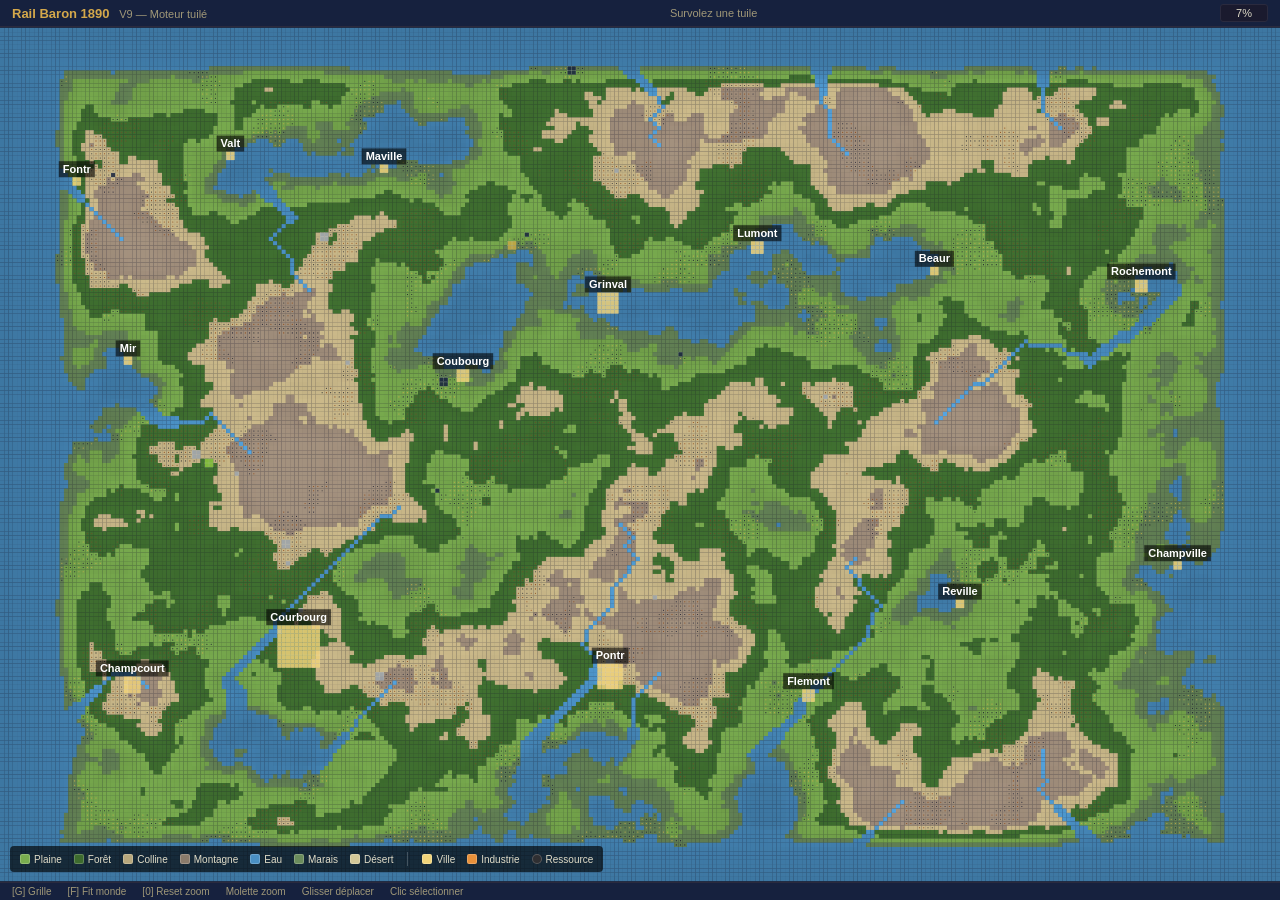
<file: v9/index.html>
<!DOCTYPE html>
<html lang="fr" data-theme="dark">
<head>
  <meta charset="UTF-8" />
  <meta name="viewport" content="width=device-width, initial-scale=1.0" />
  <title>Rail Baron 1890 — V9</title>
  <link href="https://api.fontshare.com/v2/css?f[]=satoshi@400,500,700&display=swap" rel="stylesheet">
  <link rel="stylesheet" href="css/style.css" />
</head>
<body>
<div class="app" id="appRoot">

  <!-- Barre superieure minimale -->
  <header class="topbar">
    <span class="logo">Rail Baron 1890 <small>V9 — Moteur tuilé</small></span>
    <span class="topbar-stats">
      <span id="selectedInfo">Survolez une tuile</span>
    </span>
    <span class="zoom-indicator" id="zoomIndicator">100%</span>
  </header>

  <!-- Zone principale -->
  <main class="map-container" id="mapContainer">
    <canvas id="gameCanvas"></canvas>
    <div class="tooltip" id="tileTooltip" style="display:none"></div>
    <div class="legend" id="mapLegend">
      <span><span class="swatch" style="background:#7aad4f"></span>Plaine</span>
      <span><span class="swatch" style="background:#3d6b2e"></span>Forêt</span>
      <span><span class="swatch" style="background:#b8a87d"></span>Colline</span>
      <span><span class="swatch" style="background:#8b7b6b"></span>Montagne</span>
      <span><span class="swatch" style="background:#4a90c4"></span>Eau</span>
      <span><span class="swatch" style="background:#6b8c5c"></span>Marais</span>
      <span><span class="swatch" style="background:#d4c898"></span>Désert</span>
      <span class="legend-sep"></span>
      <span><span class="swatch" style="background:#f0d37a"></span>Ville</span>
      <span><span class="swatch" style="background:#e8903a"></span>Industrie</span>
      <span><span class="swatch" style="background:#2f2f32;border-radius:50%"></span>Ressource</span>
    </div>
  </main>

  <!-- Barre inferieure -->
  <footer class="bottombar">
    <span>[G] Grille</span>
    <span>[F] Fit monde</span>
    <span>[0] Reset zoom</span>
    <span>Molette zoom</span>
    <span>Glisser déplacer</span>
    <span>Clic sélectionner</span>
  </footer>

</div>

<script src="js/config.js"></script>
<script src="js/camera.js"></script>
<script src="js/tiles.js"></script>
<script src="js/generation.js"></script>
<script src="js/game-state.js"></script>
<script src="js/renderer.js"></script>
<script src="js/input.js"></script>
<script src="js/main.js"></script>
</body>
</html>
</file>
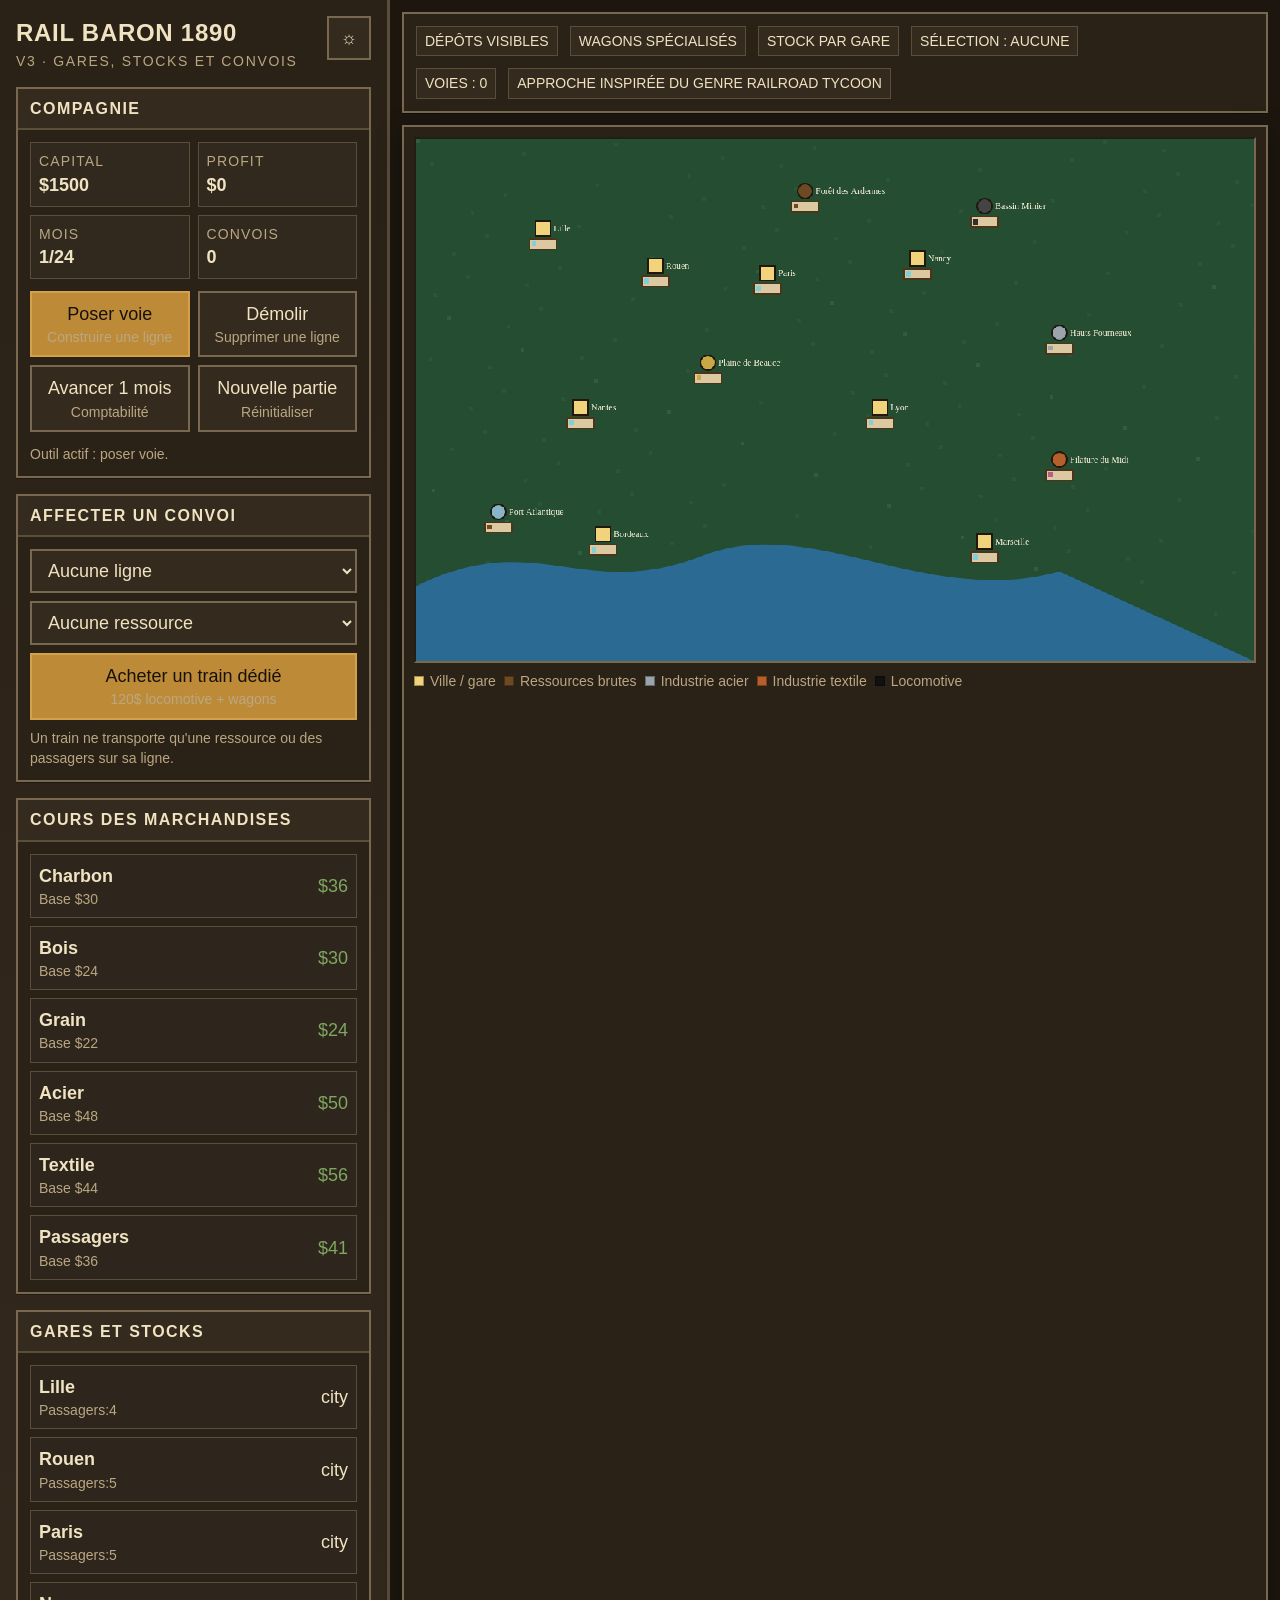
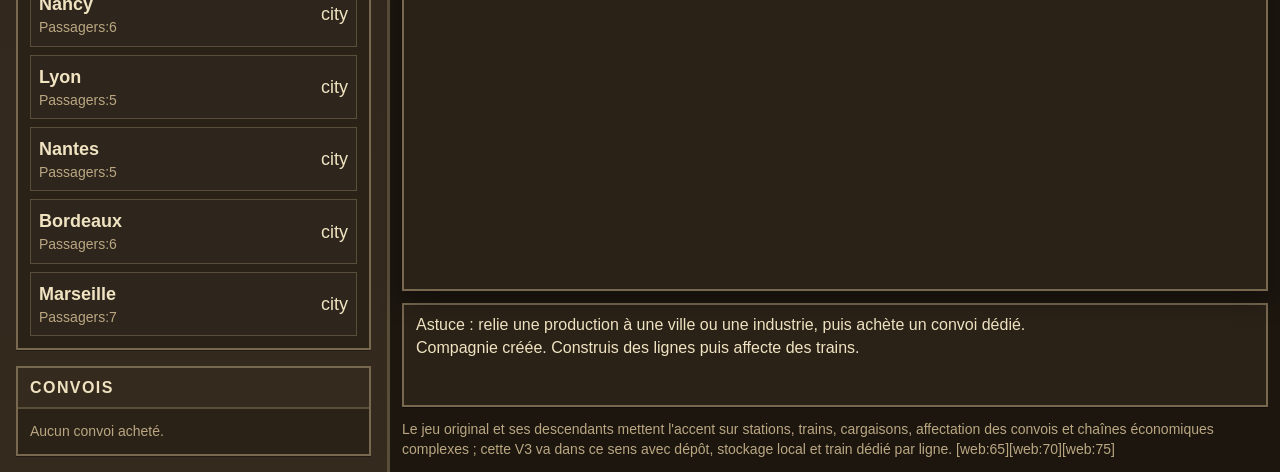
<file: railroad-tycoon-lite.html>
<!DOCTYPE html>
<html lang="fr" data-theme="dark">
<head>
  <meta charset="UTF-8" />
  <meta name="viewport" content="width=device-width, initial-scale=1.0" />
  <title>railroad-tycoon-lite</title>
  <link href="https://api.fontshare.com/v2/css?f[]=satoshi@400,500,700&display=swap" rel="stylesheet">
  <style>
    :root,[data-theme="light"]{--text-xs:clamp(.75rem,.7rem + .25vw,.875rem);--text-sm:clamp(.875rem,.8rem + .35vw,1rem);--text-base:clamp(1rem,.95rem + .25vw,1.125rem);--text-lg:clamp(1.125rem,1rem + .75vw,1.5rem);--space-1:.25rem;--space-2:.5rem;--space-3:.75rem;--space-4:1rem;--space-6:1.5rem;--space-8:2rem;--color-bg:#efe6d2;--color-surface:#f7f0de;--color-surface-2:#fbf7ed;--color-border:#8a7f63;--color-divider:#b6aa89;--color-text:#1d160e;--color-text-muted:#5a5140;--color-text-inverse:#f8f1e0;--color-primary:#7b4f19;--color-primary-hover:#623d11;--color-good:#55743b;--color-bad:#8e4338;--shadow-sm:0 1px 0 rgba(34,21,9,.16);--shadow-md:0 4px 12px rgba(34,21,9,.18);--font-body:'Satoshi',Arial,sans-serif}
    [data-theme="dark"]{--color-bg:#1c160f;--color-surface:#2a2117;--color-surface-2:#352a1e;--color-border:#77684f;--color-divider:#5a4d3a;--color-text:#f0e3c1;--color-text-muted:#baa782;--color-text-inverse:#18110a;--color-primary:#bd8b38;--color-primary-hover:#d3a14c;--color-good:#7ea760;--color-bad:#cf7866;--shadow-sm:0 1px 0 rgba(0,0,0,.35);--shadow-md:0 8px 24px rgba(0,0,0,.35)}
    *,*::before,*::after{box-sizing:border-box;margin:0;padding:0} html,body{height:100%} body{font-family:var(--font-body);font-size:var(--text-base);line-height:1.45;background:var(--color-bg);color:var(--color-text)} button,input,select{font:inherit;color:inherit} button{cursor:pointer;border:none;background:none} option{color:#111}
    .app{display:grid;grid-template-columns:minmax(310px,390px) 1fr;min-height:100vh}.panel,.hud,.log{background:var(--color-surface);border:2px solid var(--color-border);box-shadow:var(--shadow-sm)}
    .sidebar{padding:var(--space-4);display:flex;flex-direction:column;gap:var(--space-4);border-right:3px solid var(--color-divider);background:linear-gradient(180deg,var(--color-surface),var(--color-surface-2));overflow:auto}.brand{display:flex;justify-content:space-between;gap:var(--space-3);align-items:start}.logo-title{font-size:var(--text-lg);font-weight:700;letter-spacing:.03em;text-transform:uppercase}.logo-sub{font-size:var(--text-xs);color:var(--color-text-muted);text-transform:uppercase;letter-spacing:.12em}.theme-btn{min-width:44px;min-height:44px;border:2px solid var(--color-border);background:var(--color-surface-2)}
    .panel h2{font-size:var(--text-sm);text-transform:uppercase;letter-spacing:.09em;padding:var(--space-2) var(--space-3);background:var(--color-surface-2);border-bottom:2px solid var(--color-divider)}.panel-body{padding:var(--space-3);display:grid;gap:var(--space-3)}.stats{display:grid;grid-template-columns:1fr 1fr;gap:var(--space-2)}.stat{padding:var(--space-2);border:1px solid var(--color-divider);background:rgba(255,255,255,.03)}.label{font-size:var(--text-xs);text-transform:uppercase;letter-spacing:.08em;color:var(--color-text-muted)}.value{font-weight:700}
    .toolbar{display:grid;grid-template-columns:1fr 1fr;gap:var(--space-2)}.btn,.select,.input{padding:var(--space-2) var(--space-3);border:2px solid var(--color-border);background:var(--color-surface-2);min-height:44px}.btn.active,.btn.primary{background:var(--color-primary);color:var(--color-text-inverse);border-color:var(--color-primary-hover)}
    .mini{font-size:var(--text-xs);color:var(--color-text-muted)}.resource-list,.route-list,.train-list,.station-list{display:grid;gap:var(--space-2)}.resource-row,.route-row,.train-row,.station-row{display:grid;grid-template-columns:1fr auto;gap:var(--space-2);align-items:center;padding:var(--space-2);border:1px solid var(--color-divider);background:rgba(255,255,255,.02)}
    .assign-grid{display:grid;gap:var(--space-2)}.main{display:grid;grid-template-rows:auto 1fr auto;gap:var(--space-3);padding:var(--space-3)}.hud{display:flex;justify-content:space-between;align-items:center;padding:var(--space-3);gap:var(--space-3);flex-wrap:wrap}.chip{padding:var(--space-1) var(--space-2);border:1px solid var(--color-divider);background:var(--color-surface-2);font-size:var(--text-xs);text-transform:uppercase}
    .map-shell{position:relative;background:var(--color-surface);border:2px solid var(--color-border);box-shadow:var(--shadow-md);padding:10px} canvas{width:100%;height:auto;display:block;background:#12324a;border:2px inset var(--color-border);image-rendering:pixelated;aspect-ratio:16/10}.legend{display:flex;gap:var(--space-2);flex-wrap:wrap;padding-top:var(--space-2);font-size:var(--text-xs);color:var(--color-text-muted)}
    .swatch{display:inline-block;width:10px;height:10px;border:1px solid rgba(0,0,0,.35);margin-right:6px}.log{padding:var(--space-2) var(--space-3);font-size:var(--text-sm);min-height:104px;max-height:140px;overflow:auto;white-space:pre-line}.good{color:var(--color-good)}.bad{color:var(--color-bad)}
    @media (max-width:1040px){.app{grid-template-columns:1fr}.sidebar{order:2;border-right:none;border-top:3px solid var(--color-divider)}.main{order:1}}
  </style>
</head>
<body>
<div class="app">
  <aside class="sidebar">
    <div class="brand">
      <div><div class="logo-title">Rail Baron 1890</div><div class="logo-sub">V3 · gares, stocks et convois</div></div>
      <button class="theme-btn" id="themeBtn" aria-label="Changer de thème">☼</button>
    </div>

    <section class="panel"><h2>Compagnie</h2><div class="panel-body">
      <div class="stats">
        <div class="stat"><div class="label">Capital</div><div class="value" id="cashValue"></div></div>
        <div class="stat"><div class="label">Profit</div><div class="value" id="profitValue"></div></div>
        <div class="stat"><div class="label">Mois</div><div class="value" id="turnValue"></div></div>
        <div class="stat"><div class="label">Convois</div><div class="value" id="trainCount"></div></div>
      </div>
      <div class="toolbar">
        <button class="btn active" data-tool="rail">Poser voie<div class="mini">Construire une ligne</div></button>
        <button class="btn" data-tool="delete">Démolir<div class="mini">Supprimer une ligne</div></button>
        <button class="btn" id="advanceBtn">Avancer 1 mois<div class="mini">Comptabilité</div></button>
        <button class="btn" id="restartBtn">Nouvelle partie<div class="mini">Réinitialiser</div></button>
      </div>
      <div class="mini" id="toolStatus">Outil actif : poser voie.</div>
    </div></section>

    <section class="panel"><h2>Affecter un convoi</h2><div class="panel-body assign-grid">
      <select class="select" id="routeSelect"></select>
      <select class="select" id="resourceSelect"></select>
      <button class="btn primary" id="buyTrainBtn">Acheter un train dédié<div class="mini">120$ locomotive + wagons</div></button>
      <div class="mini">Un train ne transporte qu'une ressource ou des passagers sur sa ligne.</div>
    </div></section>

    <section class="panel"><h2>Cours des marchandises</h2><div class="panel-body resource-list" id="resourceList"></div></section>
    <section class="panel"><h2>Gares et stocks</h2><div class="panel-body station-list" id="stationList"></div></section>
    <section class="panel"><h2>Convois</h2><div class="panel-body train-list" id="trainList"></div></section>
  </aside>

  <main class="main">
    <header class="hud">
      <div style="display:flex;gap:12px;flex-wrap:wrap">
        <div class="chip">Dépôts visibles</div>
        <div class="chip">Wagons spécialisés</div>
        <div class="chip">Stock par gare</div>
        <div class="chip" id="selectedBadge">Sélection : aucune</div>
      </div>
      <div style="display:flex;gap:12px;flex-wrap:wrap">
        <div class="chip" id="networkBadge">Voies : 0</div>
        <div class="chip">Approche inspirée du genre Railroad Tycoon</div>
      </div>
    </header>

    <section class="map-shell">
      <canvas id="gameCanvas" width="1120" height="700"></canvas>
      <div class="legend">
        <span><span class="swatch" style="background:#f0d37a"></span>Ville / gare</span>
        <span><span class="swatch" style="background:#6e4a24"></span>Ressources brutes</span>
        <span><span class="swatch" style="background:#9aa4ad"></span>Industrie acier</span>
        <span><span class="swatch" style="background:#b55f2a"></span>Industrie textile</span>
        <span><span class="swatch" style="background:#111"></span>Locomotive</span>
      </div>
    </section>

    <section class="log" id="logBox"></section>
    <div class="mini">Le jeu original et ses descendants mettent l'accent sur stations, trains, cargaisons, affectation des convois et chaînes économiques complexes ; cette V3 va dans ce sens avec dépôt, stockage local et train dédié par ligne. [web:65][web:70][web:75]</div>
  </main>
</div>

<script>
const RESOURCES = {
  charbon:{label:'Charbon', color:'#2f2f32', base:30},
  bois:{label:'Bois', color:'#6e4a24', base:24},
  grain:{label:'Grain', color:'#c9a845', base:22},
  acier:{label:'Acier', color:'#9aa4ad', base:48},
  textile:{label:'Textile', color:'#b65d8f', base:44},
  passagers:{label:'Passagers', color:'#7fd0d8', base:36}
};
const NODES = [
  {name:'Lille', x:170, y:120, type:'city', produces:['passagers'], demands:['acier','grain','bois','textile']},
  {name:'Rouen', x:320, y:170, type:'city', produces:['passagers'], demands:['grain','bois','acier']},
  {name:'Paris', x:470, y:180, type:'city', produces:['passagers'], demands:['grain','bois','acier','textile','charbon']},
  {name:'Nancy', x:670, y:160, type:'city', produces:['passagers'], demands:['charbon','acier','textile']},
  {name:'Lyon', x:620, y:360, type:'city', produces:['passagers'], demands:['grain','charbon','acier','textile']},
  {name:'Nantes', x:220, y:360, type:'city', produces:['passagers'], demands:['grain','bois','textile']},
  {name:'Bordeaux', x:250, y:530, type:'city', produces:['passagers'], demands:['grain','bois','acier']},
  {name:'Marseille', x:760, y:540, type:'city', produces:['passagers'], demands:['grain','acier','textile','charbon']},
  {name:'Forêt des Ardennes', x:520, y:70, type:'forest', produces:['bois'], demands:[]},
  {name:'Bassin Minier', x:760, y:90, type:'coal', produces:['charbon'], demands:[]},
  {name:'Plaine de Beauce', x:390, y:300, type:'farm', produces:['grain'], demands:[]},
  {name:'Hauts Fourneaux', x:860, y:260, type:'steel', produces:['acier'], demands:['charbon']},
  {name:'Filature du Midi', x:860, y:430, type:'textile', produces:['textile'], demands:['grain','bois']},
  {name:'Port Atlantique', x:110, y:500, type:'port', produces:['bois'], demands:['acier','textile','charbon','grain']}
];
const state = {cash:1500,startCash:1500,turn:1,maxTurns:24,tool:'rail',selectedNode:null,edges:[],trains:[],prices:{},stocks:{},log:['Compagnie créée. Construis des lignes puis affecte des trains.']};
const canvas = document.getElementById('gameCanvas'); const ctx = canvas.getContext('2d');
const routeSelect=document.getElementById('routeSelect'), resourceSelect=document.getElementById('resourceSelect'), resourceList=document.getElementById('resourceList'), trainList=document.getElementById('trainList'), stationList=document.getElementById('stationList'), logBox=document.getElementById('logBox');
const money=v=>`${v>=0?'':'-'}$${Math.abs(Math.round(v))}`;
const dist=(a,b)=>Math.hypot(a.x-b.x,a.y-b.y);
const findNode=name=>NODES.find(n=>n.name===name);
function addLog(txt){state.log.unshift(txt);state.log=state.log.slice(0,12);logBox.textContent=state.log.join('\n');}
function randPrices(){Object.entries(RESOURCES).forEach(([k,v])=>state.prices[k]=v.base+Math.round((Math.sin(state.turn+v.base)+1)*6+Math.random()*5));}
function initStocks(){NODES.forEach(n=>{state.stocks[n.name]={}; Object.keys(RESOURCES).forEach(r=>state.stocks[n.name][r]=0); n.produces.forEach(r=>state.stocks[n.name][r]=4 + Math.floor(Math.random()*4));});}
function edgeExists(a,b){return state.edges.some(e=>(e.a===a&&e.b===b)||(e.a===b&&e.b===a));}
function getNodeAt(x,y){return NODES.find(n=>Math.hypot(n.x-x,n.y-y)<18);}
function suitableResources(edge){const a=findNode(edge.a), b=findNode(edge.b); const list=new Set(); a.produces.forEach(r=>{if(b.demands.includes(r) || b.type==='city' && r==='passagers') list.add(r);}); b.produces.forEach(r=>{if(a.demands.includes(r) || a.type==='city' && r==='passagers') list.add(r);}); return [...list];}
function buildEdge(a,b){if(a.name===b.name) return addLog('Même site impossible.'); if(edgeExists(a.name,b.name)) return addLog('Ligne déjà posée.'); const cost=Math.round(dist(a,b)/10)+25; if(state.cash<cost) return addLog('Capital insuffisant.'); state.cash-=cost; state.edges.push({id:`E${Date.now()}${Math.random()}`,a:a.name,b:b.name,cost}); addLog(`Ligne ${a.name} ↔ ${b.name} construite pour ${money(cost)}.`); refreshSelectors();}
function removeEdge(a,b){const idx=state.edges.findIndex(e=>(e.a===a.name&&e.b===b.name)||(e.a===b.name&&e.b===a.name)); if(idx===-1) return addLog('Aucune voie ici.'); const [removed]=state.edges.splice(idx,1); state.trains=state.trains.filter(t=>t.edgeId!==removed.id); state.cash+=10; addLog(`Voie retirée entre ${a.name} et ${b.name}.`); refreshSelectors();}
function spawnTrain(){const edge=state.edges.find(e=>e.id===routeSelect.value); const res=resourceSelect.value; if(!edge||!res) return addLog('Sélection incomplète.'); const options=suitableResources(edge); if(!options.includes(res)) return addLog('Cette marchandise ne convient pas à cette ligne.'); if(state.cash<120) return addLog('Capital insuffisant pour acheter un train.'); state.cash-=120; const a=findNode(edge.a), b=findNode(edge.b); const from = a.produces.includes(res) ? a : b.produces.includes(res) ? b : a; const to = from.name===a.name ? b : a; state.trains.push({id:`T${Date.now()}${Math.random()}`,edgeId:edge.id,resource:res,from:from.name,to:to.name,wagons:0,maxWagons:res==='passagers'?3:4,progress:0,state:'loading',timer:0,delivered:0,profit:0,speed:0.0011 + Math.random()*0.0004}); addLog(`Convoi affecté : ${RESOURCES[res].label} ${from.name} → ${to.name}.`);}
function produceGoods(){NODES.forEach(n=>{n.produces.forEach(r=>{state.stocks[n.name][r]+= (r==='passagers'?2:1) + Math.floor(Math.random()*2); state.stocks[n.name][r]=Math.min(14,state.stocks[n.name][r]);});});}
function revenueFor(train){const from=findNode(train.from), to=findNode(train.to), base=state.prices[train.resource], d=dist(from,to), quality=Math.max(.8,1.9-d/700), demandBonus=to.demands.includes(train.resource)?1.4:1.05; return Math.round(base * quality * demandBonus);}
function reverseTrain(train){const tmp=train.from; train.from=train.to; train.to=tmp; train.progress=0; train.wagons=0; train.state='loading'; train.timer=0;}
function updateTrains(){state.trains.forEach(train=>{const fromStock=state.stocks[train.from][train.resource]; if(train.state==='loading'){train.timer+=16; if(train.timer>380 && train.wagons<train.maxWagons && state.stocks[train.from][train.resource]>0){train.wagons++; state.stocks[train.from][train.resource]--; train.timer=0;} else if((train.wagons===train.maxWagons || (train.wagons>0 && state.stocks[train.from][train.resource]===0)) && train.wagons>0){train.state='moving'; train.timer=0;}}
      else if(train.state==='moving'){train.progress += train.speed*16; if(train.progress>=1){train.progress=1; train.state='unloading'; train.timer=0;}}
      else if(train.state==='unloading'){train.timer+=16; if(train.timer>330 && train.wagons>0){train.wagons--; train.timer=0; const gain=revenueFor(train); train.delivered += gain; train.profit += gain; if(findNode(train.to).demands.includes(train.resource) || train.resource==='passagers'){ } else { state.stocks[train.to][train.resource] = Math.min(14, state.stocks[train.to][train.resource] + 1);} } else if(train.wagons===0){reverseTrain(train);}}
  });}
function simulateMonth(){if(state.turn>state.maxTurns) return addLog('Partie terminée.'); produceGoods(); let revenue=0; state.trains.forEach(t=>{revenue += t.delivered; t.delivered=0;}); const upkeep = state.edges.length*6 + state.trains.length*8; const net = revenue - upkeep; state.cash += net; const m=state.turn; state.turn++; randPrices(); addLog(`Mois ${m}: recettes ${money(revenue)}, entretien ${money(upkeep)}, net ${money(net)}.`); if(state.turn>state.maxTurns) addLog(`Fin de partie : bénéfice ${money(state.cash-state.startCash)}.`);} 
function refreshSelectors(){routeSelect.innerHTML = state.edges.length ? state.edges.map(e=>`<option value="${e.id}">${e.a} ↔ ${e.b}</option>`).join('') : '<option value="">Aucune ligne</option>'; updateResourceOptions();}
function updateResourceOptions(){const edge=state.edges.find(e=>e.id===routeSelect.value) || state.edges[0]; if(!edge){resourceSelect.innerHTML='<option value="">Aucune ressource</option>'; return;} const opts=suitableResources(edge); resourceSelect.innerHTML=opts.length ? opts.map(r=>`<option value="${r}">${RESOURCES[r].label}</option>`).join('') : '<option value="">Aucune marchandise adaptée</option>';}
function updateSidebar(){document.getElementById('cashValue').textContent=money(state.cash); document.getElementById('profitValue').textContent=money(state.cash-state.startCash); document.getElementById('turnValue').textContent=`${Math.min(state.turn,state.maxTurns)}/${state.maxTurns}`; document.getElementById('trainCount').textContent=state.trains.length; document.getElementById('selectedBadge').textContent=`Sélection : ${state.selectedNode?state.selectedNode.name:'aucune'}`; document.getElementById('networkBadge').textContent=`Voies : ${state.edges.length}`;
  resourceList.innerHTML=Object.entries(RESOURCES).map(([k,v])=>`<div class="resource-row"><div><strong>${v.label}</strong><div class="mini">Base ${money(v.base)}</div></div><div class="${state.prices[k]>v.base?'good':'mini'}">${money(state.prices[k])}</div></div>`).join('');
  stationList.innerHTML=NODES.slice(0,8).map(n=>{const visible=Object.entries(state.stocks[n.name]).filter(([,v])=>v>0).slice(0,3).map(([r,v])=>`${RESOURCES[r].label}:${v}`).join(' · ') || 'Aucun stock'; return `<div class="station-row"><div><strong>${n.name}</strong><div class="mini">${visible}</div></div><div>${n.type}</div></div>`;}).join('');
  trainList.innerHTML=state.trains.length?state.trains.map(t=>`<div class="train-row"><div><strong>${RESOURCES[t.resource].label}</strong> ${t.from} → ${t.to}<div class="mini">${t.wagons}/${t.maxWagons} wagons · ${t.state} · profit cumulé ${money(t.profit)}</div></div><div>${money(t.delivered)}</div></div>`).join(''):`<div class="mini">Aucun convoi acheté.</div>`;
}
function drawBackground(){ctx.fillStyle='#244d31';ctx.fillRect(0,0,canvas.width,canvas.height);for(let i=0;i<180;i++){const x=(i*73)%canvas.width,y=(i*97)%canvas.height;ctx.fillStyle=i%7===0?'#315e3a':'#2a5635';ctx.fillRect(x,y,5,5)}ctx.fillStyle='#2a6a93';ctx.beginPath();ctx.moveTo(0,600);ctx.bezierCurveTo(160,520,220,620,380,560);ctx.bezierCurveTo(530,500,680,630,860,580);ctx.lineTo(1120,700);ctx.lineTo(0,700);ctx.closePath();ctx.fill();}
function drawDepot(x,y,stockItems){ctx.fillStyle='#dcc9a1'; ctx.fillRect(x-18,y+14,36,14); ctx.strokeStyle='#4a351b'; ctx.strokeRect(x-18,y+14,36,14); stockItems.slice(0,4).forEach(([r,v],i)=>{ctx.fillStyle=RESOURCES[r].color; ctx.fillRect(x-15 + i*8, y+17, 6, Math.min(8,2+v));});}
function drawNode(n){const colors={city:'#f0d37a',forest:'#6e4a24',coal:'#444',farm:'#c9a845',steel:'#9aa4ad',textile:'#b55f2a',port:'#87b4c7'}; const selected=state.selectedNode&&state.selectedNode.name===n.name; ctx.fillStyle=colors[n.type]||'#fff'; ctx.strokeStyle=selected?'#fff':'#20180e'; ctx.lineWidth=selected?4:2; if(n.type==='city'){ctx.fillRect(n.x-10,n.y-10,20,20);ctx.strokeRect(n.x-10,n.y-10,20,20);} else {ctx.beginPath(); ctx.arc(n.x,n.y,10,0,Math.PI*2); ctx.fill(); ctx.stroke();}
  ctx.fillStyle='#f4ecd7'; ctx.font='12px Satoshi'; ctx.fillText(n.name,n.x+14,n.y+4);
  const stocked=Object.entries(state.stocks[n.name]).filter(([,v])=>v>0); if(stocked.length) drawDepot(n.x,n.y,stocked);
}
function drawTracks(){state.edges.forEach(e=>{const a=findNode(e.a), b=findNode(e.b); ctx.strokeStyle='#dcc9a1'; ctx.lineWidth=6; ctx.beginPath(); ctx.moveTo(a.x,a.y); ctx.lineTo(b.x,b.y); ctx.stroke(); ctx.strokeStyle='#6d4f21'; ctx.lineWidth=1.5; ctx.beginPath(); ctx.moveTo(a.x,a.y); ctx.lineTo(b.x,b.y); ctx.stroke();});}
function drawTrain(train){const from=findNode(train.from), to=findNode(train.to), p=train.progress; const x=from.x+(to.x-from.x)*p, y=from.y+(to.y-from.y)*p, angle=Math.atan2(to.y-from.y,to.x-from.x); ctx.save(); ctx.translate(x,y); ctx.rotate(angle); for(let i=0;i<train.wagons;i++){ctx.fillStyle=RESOURCES[train.resource].color; ctx.fillRect(-18 - i*11,-5,9,10); ctx.strokeStyle='#111'; ctx.strokeRect(-18 - i*11,-5,9,10);} ctx.fillStyle='#101010'; ctx.fillRect(-4,-7,16,14); ctx.fillStyle='#d3c08c'; ctx.fillRect(8,-5,4,10); ctx.strokeStyle='#eee0b7'; ctx.strokeRect(-4,-7,16,14); ctx.restore(); }
function render(){drawBackground(); drawTracks(); NODES.forEach(drawNode); state.trains.forEach(drawTrain); updateSidebar();}
function animate(){updateTrains(); render(); requestAnimationFrame(animate);} 
canvas.addEventListener('click',e=>{const r=canvas.getBoundingClientRect(),x=(e.clientX-r.left)*canvas.width/r.width,y=(e.clientY-r.top)*canvas.height/r.height,node=getNodeAt(x,y); if(!node) return; if(!state.selectedNode){state.selectedNode=node; addLog(`${node.name} sélectionné.`);} else {if(state.tool==='rail') buildEdge(state.selectedNode,node); else removeEdge(state.selectedNode,node); state.selectedNode=null;} render();});
Array.from(document.querySelectorAll('[data-tool]')).forEach(btn=>btn.addEventListener('click',()=>{Array.from(document.querySelectorAll('[data-tool]')).forEach(b=>b.classList.remove('active')); btn.classList.add('active'); state.tool=btn.dataset.tool; document.getElementById('toolStatus').textContent=`Outil actif : ${state.tool==='rail'?'poser voie':'démolir'}.`; }));
routeSelect.addEventListener('change',updateResourceOptions); document.getElementById('buyTrainBtn').addEventListener('click',()=>{spawnTrain(); render();}); document.getElementById('advanceBtn').addEventListener('click',()=>{simulateMonth(); render();}); document.getElementById('restartBtn').addEventListener('click',()=>location.reload()); document.getElementById('themeBtn').addEventListener('click',()=>{const root=document.documentElement; root.setAttribute('data-theme',root.getAttribute('data-theme')==='dark'?'light':'dark');});
randPrices(); initStocks(); refreshSelectors(); addLog('Astuce : relie une production à une ville ou une industrie, puis achète un convoi dédié.'); requestAnimationFrame(animate);
</script>
</body>
</html>
</file>
<file: v3.5/css/style.css>
/* === Thème clair / sombre === */
:root, [data-theme="light"] {
  --text-xs:   clamp(.75rem, .7rem + .25vw, .875rem);
  --text-sm:   clamp(.875rem, .8rem + .35vw, 1rem);
  --text-base: clamp(1rem, .95rem + .25vw, 1.125rem);
  --text-lg:   clamp(1.125rem, 1rem + .75vw, 1.5rem);
  --space-1: .25rem; --space-2: .5rem; --space-3: .75rem;
  --space-4: 1rem;   --space-6: 1.5rem; --space-8: 2rem;

  --color-bg:          #efe6d2;
  --color-surface:     #f7f0de;
  --color-surface-2:   #fbf7ed;
  --color-border:      #8a7f63;
  --color-divider:     #b6aa89;
  --color-text:        #1d160e;
  --color-text-muted:  #5a5140;
  --color-text-inverse:#f8f1e0;
  --color-primary:     #7b4f19;
  --color-primary-hover:#623d11;
  --color-good:        #55743b;
  --color-bad:         #8e4338;
  --shadow-sm: 0 1px 0 rgba(34,21,9,.16);
  --shadow-md: 0 4px 12px rgba(34,21,9,.18);
  --font-body: 'Satoshi', Arial, sans-serif;
}

[data-theme="dark"] {
  --color-bg:          #1c160f;
  --color-surface:     #2a2117;
  --color-surface-2:   #352a1e;
  --color-border:      #77684f;
  --color-divider:     #5a4d3a;
  --color-text:        #f0e3c1;
  --color-text-muted:  #baa782;
  --color-text-inverse:#18110a;
  --color-primary:     #bd8b38;
  --color-primary-hover:#d3a14c;
  --color-good:        #7ea760;
  --color-bad:         #cf7866;
  --shadow-sm: 0 1px 0 rgba(0,0,0,.35);
  --shadow-md: 0 8px 24px rgba(0,0,0,.35);
}

/* === Reset & base === */
*, *::before, *::after { box-sizing: border-box; margin: 0; padding: 0; }
html, body { height: 100%; }
body {
  font-family: var(--font-body);
  font-size: var(--text-base);
  line-height: 1.45;
  background: var(--color-bg);
  color: var(--color-text);
}
button, input, select { font: inherit; color: inherit; }
button { cursor: pointer; border: none; background: none; }
option { color: #111; }

/* === Layout principal === */
.app {
  display: grid;
  grid-template-columns: minmax(310px, 390px) 1fr;
  min-height: 100vh;
}
.panel, .hud, .log {
  background: var(--color-surface);
  border: 2px solid var(--color-border);
  box-shadow: var(--shadow-sm);
}

/* === Sidebar === */
.sidebar {
  padding: var(--space-4);
  display: flex;
  flex-direction: column;
  gap: var(--space-4);
  border-right: 3px solid var(--color-divider);
  background: linear-gradient(180deg, var(--color-surface), var(--color-surface-2));
  overflow: auto;
}
.brand {
  display: flex;
  justify-content: space-between;
  gap: var(--space-3);
  align-items: start;
}
.logo-title {
  font-size: var(--text-lg);
  font-weight: 700;
  letter-spacing: .03em;
  text-transform: uppercase;
}
.logo-sub {
  font-size: var(--text-xs);
  color: var(--color-text-muted);
  text-transform: uppercase;
  letter-spacing: .12em;
}
.theme-btn {
  min-width: 44px;
  min-height: 44px;
  border: 2px solid var(--color-border);
  background: var(--color-surface-2);
}

/* === Panneaux === */
.panel h2 {
  font-size: var(--text-sm);
  text-transform: uppercase;
  letter-spacing: .09em;
  padding: var(--space-2) var(--space-3);
  background: var(--color-surface-2);
  border-bottom: 2px solid var(--color-divider);
}
.panel-body {
  padding: var(--space-3);
  display: grid;
  gap: var(--space-3);
}

/* Stats */
.stats {
  display: grid;
  grid-template-columns: 1fr 1fr;
  gap: var(--space-2);
}
.stat {
  padding: var(--space-2);
  border: 1px solid var(--color-divider);
  background: rgba(255,255,255,.03);
}
.label {
  font-size: var(--text-xs);
  text-transform: uppercase;
  letter-spacing: .08em;
  color: var(--color-text-muted);
}
.value { font-weight: 700; }

/* Toolbar */
.toolbar {
  display: grid;
  grid-template-columns: 1fr 1fr;
  gap: var(--space-2);
}
.btn, .select, .input {
  padding: var(--space-2) var(--space-3);
  border: 2px solid var(--color-border);
  background: var(--color-surface-2);
  min-height: 44px;
}
.btn.active, .btn.primary {
  background: var(--color-primary);
  color: var(--color-text-inverse);
  border-color: var(--color-primary-hover);
}
.speed-btn.active {
  background: var(--color-primary);
  color: var(--color-text-inverse);
  border-color: var(--color-primary-hover);
}

/* Vitesse & progression */
.speed-bar {
  display: flex;
  gap: var(--space-2);
}
.speed-bar .btn {
  flex: 1;
  text-align: center;
}
.month-progress {
  display: grid;
  gap: var(--space-1);
}
.progress-track {
  height: 8px;
  background: var(--color-surface-2);
  border: 1px solid var(--color-divider);
  border-radius: 4px;
  overflow: hidden;
}
.progress-fill {
  height: 100%;
  width: 0%;
  background: var(--color-primary);
  transition: width 0.3s linear;
}
.mini {
  font-size: var(--text-xs);
  color: var(--color-text-muted);
}

/* Listes */
.resource-list, .route-list, .train-list, .station-list {
  display: grid;
  gap: var(--space-2);
}
.resource-row, .route-row, .train-row, .station-row {
  display: grid;
  grid-template-columns: 1fr auto;
  gap: var(--space-2);
  align-items: center;
  padding: var(--space-2);
  border: 1px solid var(--color-divider);
  background: rgba(255,255,255,.02);
}
.assign-grid {
  display: grid;
  gap: var(--space-2);
}

/* === Zone principale === */
.main {
  display: grid;
  grid-template-rows: auto 1fr auto;
  gap: var(--space-3);
  padding: var(--space-3);
}

/* HUD */
.hud {
  display: flex;
  justify-content: space-between;
  align-items: center;
  padding: var(--space-3);
  gap: var(--space-3);
  flex-wrap: wrap;
}
.chip {
  padding: var(--space-1) var(--space-2);
  border: 1px solid var(--color-divider);
  background: var(--color-surface-2);
  font-size: var(--text-xs);
  text-transform: uppercase;
}

/* === Carte === */
.map-shell {
  position: relative;
  background: var(--color-surface);
  border: 2px solid var(--color-border);
  box-shadow: var(--shadow-md);
  padding: 10px;
}
canvas {
  width: 100%;
  height: auto;
  display: block;
  background: #12324a;
  border: 2px inset var(--color-border);
  aspect-ratio: 16/10;
  cursor: pointer;
}

/* Légende */
.legend {
  display: flex;
  gap: var(--space-2);
  flex-wrap: wrap;
  padding-top: var(--space-2);
  font-size: var(--text-xs);
  color: var(--color-text-muted);
}
.swatch {
  display: inline-block;
  width: 10px;
  height: 10px;
  border: 1px solid rgba(0,0,0,.35);
  margin-right: 6px;
}

/* === Log === */
.log {
  padding: var(--space-2) var(--space-3);
  font-size: var(--text-sm);
  min-height: 104px;
  max-height: 140px;
  overflow: auto;
  white-space: pre-line;
}
.good { color: var(--color-good); }
.bad  { color: var(--color-bad); }

/* === Responsive === */
@media (max-width: 1040px) {
  .app { grid-template-columns: 1fr; }
  .sidebar { order: 2; border-right: none; border-top: 3px solid var(--color-divider); }
  .main    { order: 1; }
}
</file>
<file: v4/css/style.css>
/* =============================================
   Rail Baron 1890 V4 — Theme & Layout
   ============================================= */

/* === Theme clair / sombre === */
:root, [data-theme="light"] {
  --text-xs:   .75rem;
  --text-sm:   .8125rem;
  --text-base: .875rem;
  --text-lg:   1.125rem;
  --space-1: .25rem; --space-2: .5rem; --space-3: .75rem;

  --color-bg:          #efe6d2;
  --color-surface:     #f7f0de;
  --color-surface-2:   #fbf7ed;
  --color-border:      #8a7f63;
  --color-divider:     #b6aa89;
  --color-text:        #1d160e;
  --color-text-muted:  #5a5140;
  --color-text-inverse:#f8f1e0;
  --color-primary:     #7b4f19;
  --color-primary-hover:#623d11;
  --color-good:        #55743b;
  --color-bad:         #8e4338;
  --shadow-sm: 0 1px 0 rgba(34,21,9,.16);
  --shadow-md: 0 4px 12px rgba(34,21,9,.18);
  --sb-width: 56px;
  --sb-expanded: 320px;
  --font-body: 'Satoshi', Arial, sans-serif;
}

[data-theme="dark"] {
  --color-bg:          #1c160f;
  --color-surface:     #2a2117;
  --color-surface-2:   #352a1e;
  --color-border:      #77684f;
  --color-divider:     #5a4d3a;
  --color-text:        #f0e3c1;
  --color-text-muted:  #baa782;
  --color-text-inverse:#18110a;
  --color-primary:     #bd8b38;
  --color-primary-hover:#d3a14c;
  --color-good:        #7ea760;
  --color-bad:         #cf7866;
  --shadow-sm: 0 1px 0 rgba(0,0,0,.35);
  --shadow-md: 0 8px 24px rgba(0,0,0,.35);
}

/* === Reset & base === */
*, *::before, *::after { box-sizing: border-box; margin: 0; padding: 0; }
html, body { height: 100%; overflow: hidden; }
body {
  font-family: var(--font-body);
  font-size: var(--text-base);
  line-height: 1.4;
  background: var(--color-bg);
  color: var(--color-text);
}
button, input, select { font: inherit; color: inherit; }
button { cursor: pointer; border: none; background: none; }
option { color: #111; }

/* === Layout principal === */
.app {
  display: grid;
  grid-template-columns: var(--sb-width) 1fr;
  grid-template-rows: 1fr;
  height: 100vh;
  overflow: hidden;
}

/* =============================================
   SIDEBAR
   ============================================= */
.sidebar {
  position: relative;
  background: linear-gradient(180deg, var(--color-surface), var(--color-surface-2));
  border-right: 2px solid var(--color-divider);
  width: var(--sb-width);
  transition: width 0.2s ease;
  overflow: hidden;
  z-index: 20;
  flex-shrink: 0;
}
.sidebar.expanded {
  width: var(--sb-expanded);
}

/* --- Collapsed --- */
.sb-collapsed {
  display: flex;
  flex-direction: column;
  align-items: center;
  gap: 6px;
  padding: 8px 4px;
  width: var(--sb-width);
  height: 100%;
}
.sb-collapsed > * { flex-shrink: 0; }
.sb-toggle {
  width: 38px; height: 38px;
  border: 1px solid var(--color-divider);
  background: var(--color-surface-2);
  color: var(--color-text-muted);
  font-size: var(--text-sm);
  display: flex; align-items: center; justify-content: center;
  margin-bottom: 4px;
}
.sb-tools { display: flex; flex-direction: column; gap: 3px; }
.sb-speed { display: flex; flex-direction: column; gap: 2px; margin-top: 8px; }
.sb-btn {
  width: 38px; height: 32px;
  border: 1px solid var(--color-divider);
  background: var(--color-surface-2);
  color: var(--color-text-muted);
  font-size: var(--text-xs);
  display: flex; align-items: center; justify-content: center;
}
.sb-btn.active, .sb-btn.primary {
  background: var(--color-primary);
  color: var(--color-text-inverse);
  border-color: var(--color-primary-hover);
}
.speed-btn.active {
  background: var(--color-primary);
  color: var(--color-text-inverse);
  border-color: var(--color-primary-hover);
}
.sb-mini-stat {
  margin-top: auto;
  font-size: var(--text-xs);
  font-weight: 700;
  color: var(--color-primary);
  text-align: center;
  line-height: 1.2;
  max-width: 48px;
  overflow: hidden;
  text-overflow: ellipsis;
}

/* --- Expanded --- */
.sb-expanded {
  display: none;
  flex-direction: column;
  position: absolute;
  top: 0; left: 0;
  width: var(--sb-expanded);
  height: 100%;
  padding: 10px;
  gap: 4px;
  overflow-y: auto;
  overflow-x: hidden;
}
.sidebar.expanded .sb-expanded { display: flex; }
.sidebar.expanded .sb-collapsed { display: none; }

.sb-brand {
  display: flex;
  justify-content: space-between;
  align-items: flex-start;
  padding-bottom: 6px;
  border-bottom: 1px solid var(--color-divider);
  margin-bottom: 2px;
}
.logo-title {
  font-size: var(--text-lg);
  font-weight: 700;
  letter-spacing: .03em;
  text-transform: uppercase;
  line-height: 1.1;
}
.logo-sub {
  font-size: var(--text-xs);
  color: var(--color-text-muted);
  text-transform: uppercase;
  letter-spacing: .08em;
}

/* --- Accordion sections --- */
.sb-section {
  border: 1px solid var(--color-divider);
  background: rgba(255,255,255,.02);
}
.sb-section-hd {
  padding: 6px 8px;
  font-size: var(--text-xs);
  font-weight: 700;
  text-transform: uppercase;
  letter-spacing: .06em;
  background: var(--color-surface-2);
  cursor: pointer;
  user-select: none;
}
.sb-section-hd::after {
  content: ' +';
  float: right;
  font-weight: 400;
  color: var(--color-text-muted);
}
.sb-section-hd.open::after {
  content: ' \2013';
}
.sb-section-bd { display: none; padding: 6px 8px; }
.sb-section-hd.open + .sb-section-bd { display: block; }

/* --- Stats --- */
.stat-grid {
  display: grid;
  grid-template-columns: 1fr 1fr;
  gap: 4px;
  margin-bottom: 6px;
}
.stat {
  padding: 4px 6px;
  border: 1px solid var(--color-divider);
  background: rgba(255,255,255,.03);
  display: flex; justify-content: space-between; align-items: center;
  gap: 4px;
}
.stat-label {
  font-size: var(--text-xs);
  text-transform: uppercase;
  letter-spacing: .06em;
  color: var(--color-text-muted);
}
.stat-val { font-weight: 700; }

/* --- Progress --- */
.month-progress { display: grid; gap: 3px; }
.progress-track {
  height: 6px;
  background: var(--color-surface-2);
  border: 1px solid var(--color-divider);
  border-radius: 3px;
  overflow: hidden;
}
.progress-fill {
  height: 100%;
  width: 0%;
  background: var(--color-primary);
  transition: width 0.3s linear;
}

/* --- Buttons & inputs --- */
.btn, .select {
  padding: 5px 8px;
  border: 2px solid var(--color-border);
  background: var(--color-surface-2);
  min-height: 36px;
  font-size: var(--text-xs);
}
.btn.active, .btn.primary {
  background: var(--color-primary);
  color: var(--color-text-inverse);
  border-color: var(--color-primary-hover);
}

.tool-grid { display: grid; grid-template-columns: 1fr 1fr; gap: 4px; }

.speed-bar { display: flex; gap: 4px; margin-bottom: 6px; }
.speed-bar .btn { flex: 1; text-align: center; }

.select { width: 100%; margin-bottom: 4px; }
.select:last-of-type { margin-bottom: 6px; }

.mini {
  font-size: var(--text-xs);
  color: var(--color-text-muted);
  margin-top: 4px;
}

/* --- Lists --- */
.res-list, .st-list, .tr-list {
  display: grid;
  gap: 3px;
  max-height: 140px;
  overflow-y: auto;
}
.res-row, .st-row, .tr-row {
  display: grid;
  grid-template-columns: 1fr auto;
  gap: 4px;
  align-items: center;
  padding: 3px 5px;
  border: 1px solid var(--color-divider);
  background: rgba(255,255,255,.02);
  font-size: var(--text-xs);
}

/* =============================================
   ZONE PRINCIPALE (MAP)
   ============================================= */
.main-area {
  display: grid;
  grid-template-rows: 1fr auto;
  overflow: hidden;
  min-width: 0;
}

.map-container {
  position: relative;
  overflow: hidden;
  background: #12324a;
}

canvas {
  display: block;
  width: 100%;
  height: 100%;
  cursor: default;
}

/* --- Overlay layer --- */
.overlay-layer {
  position: absolute;
  top: 0; left: 0;
  width: 100%; height: 100%;
  pointer-events: none;
  z-index: 10;
}
.overlay-layer > * {
  pointer-events: auto;
}

/* --- Map legend --- */
.map-legend {
  position: absolute;
  bottom: 8px; left: 8px;
  display: flex;
  gap: 8px;
  flex-wrap: wrap;
  padding: 4px 8px;
  background: var(--color-surface);
  border: 1px solid var(--color-border);
  font-size: var(--text-xs);
  color: var(--color-text-muted);
  z-index: 5;
  pointer-events: none;
}
.swatch {
  display: inline-block;
  width: 9px; height: 9px;
  border: 1px solid rgba(0,0,0,.3);
  margin-right: 4px;
  vertical-align: middle;
}

/* --- Zoom indicator --- */
.zoom-indicator {
  position: absolute;
  bottom: 8px; right: 8px;
  padding: 3px 8px;
  background: var(--color-surface);
  border: 1px solid var(--color-border);
  font-size: var(--text-xs);
  color: var(--color-text-muted);
  z-index: 5;
  pointer-events: none;
}

/* =============================================
   BOTTOM BAR + LOG
   ============================================= */
.bottom-bar {
  display: flex;
  justify-content: space-between;
  align-items: center;
  padding: 4px 8px;
  background: var(--color-surface);
  border-top: 1px solid var(--color-divider);
  gap: 8px;
}
.hud-chips { display: flex; gap: 6px; flex-wrap: wrap; }
.chip {
  padding: 2px 6px;
  border: 1px solid var(--color-divider);
  background: var(--color-surface-2);
  font-size: var(--text-xs);
  text-transform: uppercase;
}
.log-toggle {
  padding: 3px 10px;
  border: 1px solid var(--color-border);
  background: var(--color-surface-2);
  color: var(--color-text-muted);
  font-size: var(--text-xs);
  text-transform: uppercase;
}
.log-bar {
  background: var(--color-surface);
  border-top: 1px solid var(--color-divider);
  max-height: 0;
  overflow: hidden;
  transition: max-height 0.25s ease;
}
.log-bar.open { max-height: 120px; }
.log-content {
  padding: 6px 10px;
  font-size: var(--text-xs);
  white-space: pre-line;
  max-height: 108px;
  overflow-y: auto;
}

/* =============================================
   OVERLAYS (tooltips & detail panels)
   ============================================= */

/* --- Tooltip --- */
.tt-box {
  position: absolute;
  padding: 6px 10px;
  background: var(--color-surface);
  border: 2px solid var(--color-primary);
  box-shadow: var(--shadow-md);
  font-size: var(--text-sm);
  z-index: 15;
  pointer-events: none;
  max-width: 240px;
}
.tt-name {
  font-weight: 700;
  margin-bottom: 2px;
}
.tt-row {
  display: flex; justify-content: space-between; gap: 12px;
  font-size: var(--text-xs);
}
.tt-resource {
  display: inline-block;
  width: 8px; height: 8px;
  border-radius: 1px;
  margin-right: 4px;
  vertical-align: middle;
}

/* --- Detail panel (fiche) --- */
.detail-overlay {
  position: absolute;
  top: 0; left: 0; right: 0; bottom: 0;
  background: rgba(0,0,0,.35);
  z-index: 25;
  display: flex; align-items: center; justify-content: center;
}
.detail-panel {
  background: var(--color-surface);
  border: 3px solid var(--color-primary);
  box-shadow: var(--shadow-md);
  padding: 12px 16px;
  min-width: 260px;
  max-width: 380px;
}
.detail-header {
  display: flex;
  justify-content: space-between;
  align-items: center;
  margin-bottom: 8px;
  padding-bottom: 6px;
  border-bottom: 1px solid var(--color-divider);
}
.detail-title { font-weight: 700; text-transform: uppercase; }
.detail-close {
  width: 28px; height: 28px;
  border: 1px solid var(--color-border);
  background: var(--color-surface-2);
  font-size: var(--text-base);
  display: flex; align-items: center; justify-content: center;
}
.detail-body { font-size: var(--text-sm); line-height: 1.5; }
.detail-body .tt-row { margin-bottom: 3px; }

/* =============================================
   WARNING BANNER
   ============================================= */
.warning-banner {
  display: none;
  position: fixed;
  bottom: 0; left: 0; right: 0;
  padding: 6px;
  background: var(--color-bad);
  color: #fff;
  text-align: center;
  font-size: var(--text-xs);
  font-weight: 700;
  z-index: 100;
}

/* =============================================
   RESPONSIVE
   ============================================= */
/* Fenetre < 800x600 : afficher le bandeau */
@media (max-width: 800px), (max-height: 600px) {
  .warning-banner { display: block; }
}

/* Ecran etroit : sidebar en mode tiroir */
@media (max-width: 700px) {
  .app { grid-template-columns: 0 1fr; }
  .sidebar {
    position: fixed;
    top: 0; left: 0;
    height: 100vh;
    z-index: 50;
  }
  .sidebar.expanded { box-shadow: var(--shadow-md); }
}

/* Tres petit : ajustements */
@media (max-height: 700px) {
  .sb-section-bd { max-height: 80px; overflow-y: auto; }
  .res-list, .st-list, .tr-list { max-height: 60px; }
}

.good { color: var(--color-good); }
.bad  { color: var(--color-bad); }
</file>
<file: v5/css/style.css>
/* =============================================
   Rail Baron 1890 V4 — Theme & Layout
   ============================================= */

/* === Theme clair / sombre === */
:root, [data-theme="light"] {
  --text-xs:   .75rem;
  --text-sm:   .8125rem;
  --text-base: .875rem;
  --text-lg:   1.125rem;
  --space-1: .25rem; --space-2: .5rem; --space-3: .75rem;

  --color-bg:          #efe6d2;
  --color-surface:     #f7f0de;
  --color-surface-2:   #fbf7ed;
  --color-border:      #8a7f63;
  --color-divider:     #b6aa89;
  --color-text:        #1d160e;
  --color-text-muted:  #5a5140;
  --color-text-inverse:#f8f1e0;
  --color-primary:     #7b4f19;
  --color-primary-hover:#623d11;
  --color-good:        #55743b;
  --color-bad:         #8e4338;
  --shadow-sm: 0 1px 0 rgba(34,21,9,.16);
  --shadow-md: 0 4px 12px rgba(34,21,9,.18);
  --sb-width: 56px;
  --sb-expanded: 320px;
  --font-body: 'Satoshi', Arial, sans-serif;
}

[data-theme="dark"] {
  --color-bg:          #1c160f;
  --color-surface:     #2a2117;
  --color-surface-2:   #352a1e;
  --color-border:      #77684f;
  --color-divider:     #5a4d3a;
  --color-text:        #f0e3c1;
  --color-text-muted:  #baa782;
  --color-text-inverse:#18110a;
  --color-primary:     #bd8b38;
  --color-primary-hover:#d3a14c;
  --color-good:        #7ea760;
  --color-bad:         #cf7866;
  --shadow-sm: 0 1px 0 rgba(0,0,0,.35);
  --shadow-md: 0 8px 24px rgba(0,0,0,.35);
}

/* === Reset & base === */
*, *::before, *::after { box-sizing: border-box; margin: 0; padding: 0; }
html, body { height: 100%; overflow: hidden; }
body {
  font-family: var(--font-body);
  font-size: var(--text-base);
  line-height: 1.4;
  background: var(--color-bg);
  color: var(--color-text);
}
button, input, select { font: inherit; color: inherit; }
button { cursor: pointer; border: none; background: none; }
option { color: #111; }

/* === Layout principal === */
.app {
  display: grid;
  grid-template-columns: var(--sb-width) 1fr;
  grid-template-rows: 1fr;
  height: 100vh;
  overflow: hidden;
}

/* =============================================
   SIDEBAR
   ============================================= */
.sidebar {
  position: relative;
  background: linear-gradient(180deg, var(--color-surface), var(--color-surface-2));
  border-right: 2px solid var(--color-divider);
  width: var(--sb-width);
  transition: width 0.2s ease;
  overflow: hidden;
  z-index: 20;
  flex-shrink: 0;
}
.sidebar.pinned {
  width: var(--sb-expanded);
}

/* --- Collapsed --- */
.sb-collapsed {
  display: flex;
  flex-direction: column;
  align-items: center;
  gap: 6px;
  padding: 8px 4px;
  width: var(--sb-width);
  height: 100%;
}
.sb-collapsed > * { flex-shrink: 0; }
.sb-pin {
  width: 38px; height: 38px;
  border: 1px solid var(--color-divider);
  background: var(--color-surface-2);
  color: var(--color-text-muted);
  font-size: var(--text-sm);
  display: flex; align-items: center; justify-content: center;
  margin-bottom: 4px;
  cursor: pointer;
  opacity: 0.5;
  transition: opacity 0.15s;
}
.sb-pin:hover, .sb-pin.active { opacity: 1; color: var(--color-primary); }
.sidebar.pinned .sb-collapsed .sb-pin { opacity: 1; color: var(--color-primary); }
.sb-tools { display: flex; flex-direction: column; gap: 3px; }
.sb-speed { display: flex; flex-direction: column; gap: 2px; margin-top: 8px; }
.sb-btn {
  width: 38px; height: 32px;
  border: 1px solid var(--color-divider);
  background: var(--color-surface-2);
  color: var(--color-text-muted);
  font-size: var(--text-xs);
  display: flex; align-items: center; justify-content: center;
}
.sb-btn.active, .sb-btn.primary {
  background: var(--color-primary);
  color: var(--color-text-inverse);
  border-color: var(--color-primary-hover);
}
.speed-btn.active {
  background: var(--color-primary);
  color: var(--color-text-inverse);
  border-color: var(--color-primary-hover);
}
.sb-mini-stat {
  margin-top: auto;
  font-size: var(--text-xs);
  font-weight: 700;
  color: var(--color-primary);
  text-align: center;
  line-height: 1.2;
  max-width: 48px;
  overflow: hidden;
  text-overflow: ellipsis;
}

/* --- Expanded --- */
.sb-expanded {
  display: none;
  flex-direction: column;
  position: absolute;
  top: 0; left: 0;
  width: var(--sb-expanded);
  height: 100%;
  padding: 10px;
  gap: 4px;
  overflow-y: auto;
  overflow-x: hidden;
}
.sidebar.pinned .sb-expanded { display: flex; }
.sidebar.pinned .sb-collapsed { display: none; }

.sb-brand {
  display: flex;
  justify-content: space-between;
  align-items: flex-start;
  padding-bottom: 6px;
  border-bottom: 1px solid var(--color-divider);
  margin-bottom: 2px;
}
.logo-title {
  font-size: var(--text-lg);
  font-weight: 700;
  letter-spacing: .03em;
  text-transform: uppercase;
  line-height: 1.1;
}
.logo-sub {
  font-size: var(--text-xs);
  color: var(--color-text-muted);
  text-transform: uppercase;
  letter-spacing: .08em;
}

/* --- Accordion sections --- */
.sb-section {
  border: 1px solid var(--color-divider);
  background: rgba(255,255,255,.02);
}
.sb-section-hd {
  padding: 6px 8px;
  font-size: var(--text-xs);
  font-weight: 700;
  text-transform: uppercase;
  letter-spacing: .06em;
  background: var(--color-surface-2);
  cursor: pointer;
  user-select: none;
}
.sb-section-hd::after {
  content: ' +';
  float: right;
  font-weight: 400;
  color: var(--color-text-muted);
}
.sb-section-hd.open::after {
  content: ' \2013';
}
.sb-section-bd { display: none; padding: 6px 8px; }
.sb-section-hd.open + .sb-section-bd { display: block; }

/* --- Stats --- */
.stat-grid {
  display: grid;
  grid-template-columns: 1fr 1fr;
  gap: 4px;
  margin-bottom: 6px;
}
.stat {
  padding: 4px 6px;
  border: 1px solid var(--color-divider);
  background: rgba(255,255,255,.03);
  display: flex; justify-content: space-between; align-items: center;
  gap: 4px;
}
.stat-label {
  font-size: var(--text-xs);
  text-transform: uppercase;
  letter-spacing: .06em;
  color: var(--color-text-muted);
}
.stat-val { font-weight: 700; }

/* --- Progress --- */
.month-progress { display: grid; gap: 3px; }
.progress-track {
  height: 6px;
  background: var(--color-surface-2);
  border: 1px solid var(--color-divider);
  border-radius: 3px;
  overflow: hidden;
}
.progress-fill {
  height: 100%;
  width: 0%;
  background: var(--color-primary);
  transition: width 0.3s linear;
}

/* --- Buttons & inputs --- */
.btn, .select {
  padding: 5px 8px;
  border: 2px solid var(--color-border);
  background: var(--color-surface-2);
  min-height: 36px;
  font-size: var(--text-xs);
}
.btn.active, .btn.primary {
  background: var(--color-primary);
  color: var(--color-text-inverse);
  border-color: var(--color-primary-hover);
}

.tool-grid { display: grid; grid-template-columns: 1fr 1fr; gap: 4px; }

.speed-bar { display: flex; gap: 4px; margin-bottom: 6px; }
.speed-bar .btn { flex: 1; text-align: center; }

.select { width: 100%; margin-bottom: 4px; }
.select:last-of-type { margin-bottom: 6px; }

.mini {
  font-size: var(--text-xs);
  color: var(--color-text-muted);
  margin-top: 4px;
}

/* --- Lists --- */
.res-list, .st-list, .tr-list {
  display: grid;
  gap: 3px;
  max-height: 140px;
  overflow-y: auto;
}
.res-row, .st-row, .tr-row {
  display: grid;
  grid-template-columns: 1fr auto;
  gap: 4px;
  align-items: center;
  padding: 3px 5px;
  border: 1px solid var(--color-divider);
  background: rgba(255,255,255,.02);
  font-size: var(--text-xs);
}

/* --- Train action buttons --- */
.train-actions {
  display: flex; gap: 3px; margin-top: 4px;
}
.tb-act {
  padding: 1px 7px;
  border: 1px solid var(--color-divider);
  background: var(--color-surface-2);
  color: var(--color-text-muted);
  font-size: var(--text-xs);
  cursor: pointer;
  min-height: 22px;
}
.tb-act:hover { background: var(--color-primary); color: var(--color-text-inverse); }
.tb-sell { color: var(--color-bad); }
.tb-sell:hover { background: var(--color-bad); color: #fff; }

/* =============================================
   ZONE PRINCIPALE (MAP)
   ============================================= */
.main-area {
  display: grid;
  grid-template-rows: 1fr auto;
  overflow: hidden;
  min-width: 0;
}

.map-container {
  position: relative;
  overflow: hidden;
  background: #12324a;
}

canvas {
  display: block;
  width: 100%;
  height: 100%;
  cursor: default;
}

/* --- Overlay layer --- */
.overlay-layer {
  position: absolute;
  top: 0; left: 0;
  width: 100%; height: 100%;
  pointer-events: none;
  z-index: 10;
}
.overlay-layer > * {
  pointer-events: auto;
}

/* --- Map legend --- */
.map-legend {
  position: absolute;
  bottom: 8px; left: 8px;
  display: flex;
  gap: 8px;
  flex-wrap: wrap;
  padding: 4px 8px;
  background: var(--color-surface);
  border: 1px solid var(--color-border);
  font-size: var(--text-xs);
  color: var(--color-text-muted);
  z-index: 5;
  pointer-events: none;
}
.swatch {
  display: inline-block;
  width: 9px; height: 9px;
  border: 1px solid rgba(0,0,0,.3);
  margin-right: 4px;
  vertical-align: middle;
}

/* --- Zoom indicator --- */
.zoom-indicator {
  position: absolute;
  bottom: 8px; right: 8px;
  padding: 3px 8px;
  background: var(--color-surface);
  border: 1px solid var(--color-border);
  font-size: var(--text-xs);
  color: var(--color-text-muted);
  z-index: 5;
  pointer-events: none;
}

/* =============================================
   BOTTOM BAR + LOG
   ============================================= */
.bottom-bar {
  display: flex;
  justify-content: space-between;
  align-items: center;
  padding: 4px 8px;
  background: var(--color-surface);
  border-top: 1px solid var(--color-divider);
  gap: 8px;
}
.hud-chips { display: flex; gap: 6px; flex-wrap: wrap; }
.chip {
  padding: 2px 6px;
  border: 1px solid var(--color-divider);
  background: var(--color-surface-2);
  font-size: var(--text-xs);
  text-transform: uppercase;
}
.log-toggle {
  padding: 3px 10px;
  border: 1px solid var(--color-border);
  background: var(--color-surface-2);
  color: var(--color-text-muted);
  font-size: var(--text-xs);
  text-transform: uppercase;
}
.log-bar {
  background: var(--color-surface);
  border-top: 1px solid var(--color-divider);
  max-height: 0;
  overflow: hidden;
  transition: max-height 0.25s ease;
}
.log-bar.open { max-height: 120px; }
.log-content {
  padding: 6px 10px;
  font-size: var(--text-xs);
  white-space: pre-line;
  max-height: 108px;
  overflow-y: auto;
}

/* =============================================
   OVERLAYS (tooltips & detail panels)
   ============================================= */

/* --- Tooltip --- */
.tt-box {
  position: absolute;
  padding: 6px 10px;
  background: var(--color-surface);
  border: 2px solid var(--color-primary);
  box-shadow: var(--shadow-md);
  font-size: var(--text-sm);
  z-index: 15;
  pointer-events: none;
  max-width: 240px;
}
.tt-name {
  font-weight: 700;
  margin-bottom: 2px;
}
.tt-row {
  display: flex; justify-content: space-between; gap: 12px;
  font-size: var(--text-xs);
}
.tt-resource {
  display: inline-block;
  width: 8px; height: 8px;
  border-radius: 1px;
  margin-right: 4px;
  vertical-align: middle;
}

/* --- Detail panel (fiche) --- */
.detail-overlay {
  position: absolute;
  top: 0; left: 0; right: 0; bottom: 0;
  background: rgba(0,0,0,.35);
  z-index: 25;
  display: flex; align-items: center; justify-content: center;
}
.detail-panel {
  background: var(--color-surface);
  border: 3px solid var(--color-primary);
  box-shadow: var(--shadow-md);
  padding: 12px 16px;
  min-width: 260px;
  max-width: 380px;
}
.detail-header {
  display: flex;
  justify-content: space-between;
  align-items: center;
  margin-bottom: 8px;
  padding-bottom: 6px;
  border-bottom: 1px solid var(--color-divider);
}
.detail-title { font-weight: 700; text-transform: uppercase; }
.detail-close {
  width: 28px; height: 28px;
  border: 1px solid var(--color-border);
  background: var(--color-surface-2);
  font-size: var(--text-base);
  display: flex; align-items: center; justify-content: center;
}
.detail-body { font-size: var(--text-sm); line-height: 1.5; }
.detail-body .tt-row { margin-bottom: 3px; }

/* =============================================
   WARNING BANNER
   ============================================= */
.warning-banner {
  display: none;
  position: fixed;
  bottom: 0; left: 0; right: 0;
  padding: 6px;
  background: var(--color-bad);
  color: #fff;
  text-align: center;
  font-size: var(--text-xs);
  font-weight: 700;
  z-index: 100;
}

/* =============================================
   RESPONSIVE
   ============================================= */
/* Fenetre < 800x600 : afficher le bandeau */
@media (max-width: 800px), (max-height: 600px) {
  .warning-banner { display: block; }
}

/* Ecran etroit : sidebar en mode tiroir */
@media (max-width: 700px) {
  .app { grid-template-columns: 0 1fr; }
  .sidebar {
    position: fixed;
    top: 0; left: 0;
    height: 100vh;
    z-index: 50;
  }
  .sidebar.pinned { box-shadow: var(--shadow-md); }
}

/* Tres petit : ajustements */
@media (max-height: 700px) {
  .sb-section-bd { max-height: 80px; overflow-y: auto; }
  .res-list, .st-list, .tr-list { max-height: 60px; }
}

.good { color: var(--color-good); }
.bad  { color: var(--color-bad); }
</file>
<file: v6/css/style.css>
/* =============================================
   Rail Baron 1890 V4 — Theme & Layout
   ============================================= */

/* === Theme clair / sombre === */
:root, [data-theme="light"] {
  --text-xs:   .75rem;
  --text-sm:   .8125rem;
  --text-base: .875rem;
  --text-lg:   1.125rem;
  --space-1: .25rem; --space-2: .5rem; --space-3: .75rem;

  --color-bg:          #efe6d2;
  --color-surface:     #f7f0de;
  --color-surface-2:   #fbf7ed;
  --color-border:      #8a7f63;
  --color-divider:     #b6aa89;
  --color-text:        #1d160e;
  --color-text-muted:  #5a5140;
  --color-text-inverse:#f8f1e0;
  --color-primary:     #7b4f19;
  --color-primary-hover:#623d11;
  --color-good:        #55743b;
  --color-bad:         #8e4338;
  --shadow-sm: 0 1px 0 rgba(34,21,9,.16);
  --shadow-md: 0 4px 12px rgba(34,21,9,.18);
  --sb-width: 56px;
  --sb-expanded: 320px;
  --font-body: 'Satoshi', Arial, sans-serif;
}

[data-theme="dark"] {
  --color-bg:          #1c160f;
  --color-surface:     #2a2117;
  --color-surface-2:   #352a1e;
  --color-border:      #77684f;
  --color-divider:     #5a4d3a;
  --color-text:        #f0e3c1;
  --color-text-muted:  #baa782;
  --color-text-inverse:#18110a;
  --color-primary:     #bd8b38;
  --color-primary-hover:#d3a14c;
  --color-good:        #7ea760;
  --color-bad:         #cf7866;
  --shadow-sm: 0 1px 0 rgba(0,0,0,.35);
  --shadow-md: 0 8px 24px rgba(0,0,0,.35);
}

/* === Reset & base === */
*, *::before, *::after { box-sizing: border-box; margin: 0; padding: 0; }
html, body { height: 100%; overflow: hidden; }
body {
  font-family: var(--font-body);
  font-size: var(--text-base);
  line-height: 1.4;
  background: var(--color-bg);
  color: var(--color-text);
}
button, input, select { font: inherit; color: inherit; }
button { cursor: pointer; border: none; background: none; }
option { color: #111; }

/* === Layout principal === */
.app {
  display: grid;
  grid-template-columns: var(--sb-width) 1fr;
  grid-template-rows: 1fr;
  height: 100vh;
  overflow: hidden;
}

/* =============================================
   SIDEBAR
   ============================================= */
.sidebar {
  position: relative;
  background: linear-gradient(180deg, var(--color-surface), var(--color-surface-2));
  border-right: 2px solid var(--color-divider);
  width: var(--sb-width);
  transition: width 0.2s ease;
  overflow: hidden;
  z-index: 20;
  flex-shrink: 0;
}
.sidebar.pinned {
  width: var(--sb-expanded);
}

/* --- Collapsed --- */
.sb-collapsed {
  display: flex;
  flex-direction: column;
  align-items: center;
  gap: 6px;
  padding: 8px 4px;
  width: var(--sb-width);
  height: 100%;
}
.sb-collapsed > * { flex-shrink: 0; }
.sb-pin {
  width: 38px; height: 38px;
  border: 1px solid var(--color-divider);
  background: var(--color-surface-2);
  color: var(--color-text-muted);
  font-size: var(--text-sm);
  display: flex; align-items: center; justify-content: center;
  margin-bottom: 4px;
  cursor: pointer;
  opacity: 0.5;
  transition: opacity 0.15s;
}
.sb-pin:hover, .sb-pin.active { opacity: 1; color: var(--color-primary); }
.sidebar.pinned .sb-collapsed .sb-pin { opacity: 1; color: var(--color-primary); }
.sb-tools { display: flex; flex-direction: column; gap: 3px; }
.sb-speed { display: flex; flex-direction: column; gap: 2px; margin-top: 8px; }
.sb-btn {
  width: 38px; height: 32px;
  border: 1px solid var(--color-divider);
  background: var(--color-surface-2);
  color: var(--color-text-muted);
  font-size: var(--text-xs);
  display: flex; align-items: center; justify-content: center;
}
.sb-btn.active, .sb-btn.primary {
  background: var(--color-primary);
  color: var(--color-text-inverse);
  border-color: var(--color-primary-hover);
}
.speed-btn.active {
  background: var(--color-primary);
  color: var(--color-text-inverse);
  border-color: var(--color-primary-hover);
}
.sb-mini-stat {
  margin-top: auto;
  font-size: var(--text-xs);
  font-weight: 700;
  color: var(--color-primary);
  text-align: center;
  line-height: 1.2;
  max-width: 48px;
  overflow: hidden;
  text-overflow: ellipsis;
}

/* --- Expanded --- */
.sb-expanded {
  display: none;
  flex-direction: column;
  position: absolute;
  top: 0; left: 0;
  width: var(--sb-expanded);
  height: 100%;
  padding: 10px;
  gap: 4px;
  overflow-y: auto;
  overflow-x: hidden;
}
.sidebar.pinned .sb-expanded { display: flex; }
.sidebar.pinned .sb-collapsed { display: none; }

.sb-brand {
  display: flex;
  justify-content: space-between;
  align-items: flex-start;
  padding-bottom: 6px;
  border-bottom: 1px solid var(--color-divider);
  margin-bottom: 2px;
}
.logo-title {
  font-size: var(--text-lg);
  font-weight: 700;
  letter-spacing: .03em;
  text-transform: uppercase;
  line-height: 1.1;
}
.logo-sub {
  font-size: var(--text-xs);
  color: var(--color-text-muted);
  text-transform: uppercase;
  letter-spacing: .08em;
}

/* --- Accordion sections --- */
.sb-section {
  border: 1px solid var(--color-divider);
  background: rgba(255,255,255,.02);
}
.sb-section-hd {
  padding: 6px 8px;
  font-size: var(--text-xs);
  font-weight: 700;
  text-transform: uppercase;
  letter-spacing: .06em;
  background: var(--color-surface-2);
  cursor: pointer;
  user-select: none;
}
.sb-section-hd::after {
  content: ' +';
  float: right;
  font-weight: 400;
  color: var(--color-text-muted);
}
.sb-section-hd.open::after {
  content: ' \2013';
}
.sb-section-bd { display: none; padding: 6px 8px; }
.sb-section-hd.open + .sb-section-bd { display: block; }

/* --- Stats --- */
.stat-grid {
  display: grid;
  grid-template-columns: 1fr 1fr;
  gap: 4px;
  margin-bottom: 6px;
}
.stat {
  padding: 4px 6px;
  border: 1px solid var(--color-divider);
  background: rgba(255,255,255,.03);
  display: flex; justify-content: space-between; align-items: center;
  gap: 4px;
}
.stat-label {
  font-size: var(--text-xs);
  text-transform: uppercase;
  letter-spacing: .06em;
  color: var(--color-text-muted);
}
.stat-val { font-weight: 700; }

/* --- Progress --- */
.month-progress { display: grid; gap: 3px; }
.progress-track {
  height: 6px;
  background: var(--color-surface-2);
  border: 1px solid var(--color-divider);
  border-radius: 3px;
  overflow: hidden;
}
.progress-fill {
  height: 100%;
  width: 0%;
  background: var(--color-primary);
  transition: width 0.3s linear;
}

/* --- Buttons & inputs --- */
.btn, .select {
  padding: 5px 8px;
  border: 2px solid var(--color-border);
  background: var(--color-surface-2);
  min-height: 36px;
  font-size: var(--text-xs);
}
.btn.active, .btn.primary {
  background: var(--color-primary);
  color: var(--color-text-inverse);
  border-color: var(--color-primary-hover);
}

.tool-grid { display: grid; grid-template-columns: 1fr 1fr; gap: 4px; }

.speed-bar { display: flex; gap: 4px; margin-bottom: 6px; }
.speed-bar .btn { flex: 1; text-align: center; }

.select { width: 100%; margin-bottom: 4px; }
.select:last-of-type { margin-bottom: 6px; }

.mini {
  font-size: var(--text-xs);
  color: var(--color-text-muted);
  margin-top: 4px;
}

/* --- Lists --- */
.res-list, .st-list, .tr-list {
  display: grid;
  gap: 3px;
  max-height: 140px;
  overflow-y: auto;
}
.res-row, .st-row, .tr-row {
  display: grid;
  grid-template-columns: 1fr auto;
  gap: 4px;
  align-items: center;
  padding: 3px 5px;
  border: 1px solid var(--color-divider);
  background: rgba(255,255,255,.02);
  font-size: var(--text-xs);
}

/* --- Consist builder --- */
.consist-row {
  display: flex; align-items: center; gap: 4px;
  padding: 3px 0; font-size: var(--text-xs);
}

/* --- Train action buttons --- */
.train-actions {
  display: flex; gap: 3px; margin-top: 4px;
}
.tb-act {
  padding: 1px 7px;
  border: 1px solid var(--color-divider);
  background: var(--color-surface-2);
  color: var(--color-text-muted);
  font-size: var(--text-xs);
  cursor: pointer;
  min-height: 22px;
}
.tb-act:hover { background: var(--color-primary); color: var(--color-text-inverse); }
.tb-sell { color: var(--color-bad); }
.tb-sell:hover { background: var(--color-bad); color: #fff; }

/* =============================================
   ZONE PRINCIPALE (MAP)
   ============================================= */
.main-area {
  display: grid;
  grid-template-rows: 1fr auto;
  overflow: hidden;
  min-width: 0;
}

.map-container {
  position: relative;
  overflow: hidden;
  background: #12324a;
}

canvas {
  display: block;
  width: 100%;
  height: 100%;
  cursor: default;
}

/* --- Overlay layer --- */
.overlay-layer {
  position: absolute;
  top: 0; left: 0;
  width: 100%; height: 100%;
  pointer-events: none;
  z-index: 10;
}
.overlay-layer > * {
  pointer-events: auto;
}

/* --- Map legend --- */
.map-legend {
  position: absolute;
  bottom: 8px; left: 8px;
  display: flex;
  gap: 8px;
  flex-wrap: wrap;
  padding: 4px 8px;
  background: var(--color-surface);
  border: 1px solid var(--color-border);
  font-size: var(--text-xs);
  color: var(--color-text-muted);
  z-index: 5;
  pointer-events: none;
}
.swatch {
  display: inline-block;
  width: 9px; height: 9px;
  border: 1px solid rgba(0,0,0,.3);
  margin-right: 4px;
  vertical-align: middle;
}

/* --- Zoom indicator --- */
.zoom-indicator {
  position: absolute;
  bottom: 8px; right: 8px;
  padding: 3px 8px;
  background: var(--color-surface);
  border: 1px solid var(--color-border);
  font-size: var(--text-xs);
  color: var(--color-text-muted);
  z-index: 5;
  pointer-events: none;
}

/* =============================================
   BOTTOM BAR + LOG
   ============================================= */
.bottom-bar {
  display: flex;
  justify-content: space-between;
  align-items: center;
  padding: 4px 8px;
  background: var(--color-surface);
  border-top: 1px solid var(--color-divider);
  gap: 8px;
}
.hud-chips { display: flex; gap: 6px; flex-wrap: wrap; }
.chip {
  padding: 2px 6px;
  border: 1px solid var(--color-divider);
  background: var(--color-surface-2);
  font-size: var(--text-xs);
  text-transform: uppercase;
}
.log-toggle {
  padding: 3px 10px;
  border: 1px solid var(--color-border);
  background: var(--color-surface-2);
  color: var(--color-text-muted);
  font-size: var(--text-xs);
  text-transform: uppercase;
}
.log-bar {
  background: var(--color-surface);
  border-top: 1px solid var(--color-divider);
  max-height: 0;
  overflow: hidden;
  transition: max-height 0.25s ease;
}
.log-bar.open { max-height: 120px; }
.log-content {
  padding: 6px 10px;
  font-size: var(--text-xs);
  white-space: pre-line;
  max-height: 108px;
  overflow-y: auto;
}

/* =============================================
   OVERLAYS (tooltips & detail panels)
   ============================================= */

/* --- Tooltip --- */
.tt-box {
  position: absolute;
  padding: 6px 10px;
  background: var(--color-surface);
  border: 2px solid var(--color-primary);
  box-shadow: var(--shadow-md);
  font-size: var(--text-sm);
  z-index: 15;
  pointer-events: none;
  max-width: 240px;
}
.tt-name {
  font-weight: 700;
  margin-bottom: 2px;
}
.tt-row {
  display: flex; justify-content: space-between; gap: 12px;
  font-size: var(--text-xs);
}
.tt-resource {
  display: inline-block;
  width: 8px; height: 8px;
  border-radius: 1px;
  margin-right: 4px;
  vertical-align: middle;
}

/* --- Detail panel (fiche) --- */
.detail-overlay {
  position: absolute;
  top: 0; left: 0; right: 0; bottom: 0;
  background: rgba(0,0,0,.35);
  z-index: 25;
  display: flex; align-items: center; justify-content: center;
}
.detail-panel {
  background: var(--color-surface);
  border: 3px solid var(--color-primary);
  box-shadow: var(--shadow-md);
  padding: 12px 16px;
  min-width: 260px;
  max-width: 380px;
}
.detail-header {
  display: flex;
  justify-content: space-between;
  align-items: center;
  margin-bottom: 8px;
  padding-bottom: 6px;
  border-bottom: 1px solid var(--color-divider);
}
.detail-title { font-weight: 700; text-transform: uppercase; }
.detail-close {
  width: 28px; height: 28px;
  border: 1px solid var(--color-border);
  background: var(--color-surface-2);
  font-size: var(--text-base);
  display: flex; align-items: center; justify-content: center;
}
.detail-body { font-size: var(--text-sm); line-height: 1.5; }
.detail-body .tt-row { margin-bottom: 3px; }

/* =============================================
   WARNING BANNER
   ============================================= */
.warning-banner {
  display: none;
  position: fixed;
  bottom: 0; left: 0; right: 0;
  padding: 6px;
  background: var(--color-bad);
  color: #fff;
  text-align: center;
  font-size: var(--text-xs);
  font-weight: 700;
  z-index: 100;
}

/* =============================================
   RESPONSIVE
   ============================================= */
/* Fenetre < 800x600 : afficher le bandeau */
@media (max-width: 800px), (max-height: 600px) {
  .warning-banner { display: block; }
}

/* Ecran etroit : sidebar en mode tiroir */
@media (max-width: 700px) {
  .app { grid-template-columns: 0 1fr; }
  .sidebar {
    position: fixed;
    top: 0; left: 0;
    height: 100vh;
    z-index: 50;
  }
  .sidebar.pinned { box-shadow: var(--shadow-md); }
}

/* Tres petit : ajustements */
@media (max-height: 700px) {
  .sb-section-bd { max-height: 80px; overflow-y: auto; }
  .res-list, .st-list, .tr-list { max-height: 60px; }
}

.good { color: var(--color-good); }
.bad  { color: var(--color-bad); }
</file>
<file: v7/css/style.css>
/* =============================================
   Rail Baron 1890 V4 — Theme & Layout
   ============================================= */

/* === Theme clair / sombre === */
:root, [data-theme="light"] {
  --text-xs:   .75rem;
  --text-sm:   .8125rem;
  --text-base: .875rem;
  --text-lg:   1.125rem;
  --space-1: .25rem; --space-2: .5rem; --space-3: .75rem;

  --color-bg:          #efe6d2;
  --color-surface:     #f7f0de;
  --color-surface-2:   #fbf7ed;
  --color-border:      #8a7f63;
  --color-divider:     #b6aa89;
  --color-text:        #1d160e;
  --color-text-muted:  #5a5140;
  --color-text-inverse:#f8f1e0;
  --color-primary:     #7b4f19;
  --color-primary-hover:#623d11;
  --color-good:        #55743b;
  --color-bad:         #8e4338;
  --shadow-sm: 0 1px 0 rgba(34,21,9,.16);
  --shadow-md: 0 4px 12px rgba(34,21,9,.18);
  --sb-width: 56px;
  --sb-expanded: 320px;
  --font-body: 'Satoshi', Arial, sans-serif;
}

[data-theme="dark"] {
  --color-bg:          #1c160f;
  --color-surface:     #2a2117;
  --color-surface-2:   #352a1e;
  --color-border:      #77684f;
  --color-divider:     #5a4d3a;
  --color-text:        #f0e3c1;
  --color-text-muted:  #baa782;
  --color-text-inverse:#18110a;
  --color-primary:     #bd8b38;
  --color-primary-hover:#d3a14c;
  --color-good:        #7ea760;
  --color-bad:         #cf7866;
  --shadow-sm: 0 1px 0 rgba(0,0,0,.35);
  --shadow-md: 0 8px 24px rgba(0,0,0,.35);
}

/* === Reset & base === */
*, *::before, *::after { box-sizing: border-box; margin: 0; padding: 0; }
html, body { height: 100%; overflow: hidden; }
body {
  font-family: var(--font-body);
  font-size: var(--text-base);
  line-height: 1.4;
  background: var(--color-bg);
  color: var(--color-text);
}
button, input, select { font: inherit; color: inherit; }
button { cursor: pointer; border: none; background: none; }
option { color: #111; }

/* === Layout principal === */
.app {
  display: grid;
  grid-template-columns: var(--sb-width) 1fr;
  grid-template-rows: 1fr;
  height: 100vh;
  overflow: hidden;
}

/* =============================================
   SIDEBAR
   ============================================= */
.sidebar {
  position: relative;
  background: linear-gradient(180deg, var(--color-surface), var(--color-surface-2));
  border-right: 2px solid var(--color-divider);
  width: var(--sb-width);
  transition: width 0.2s ease;
  overflow: hidden;
  z-index: 20;
  flex-shrink: 0;
}
.sidebar.pinned {
  width: var(--sb-expanded);
}

/* --- Collapsed --- */
.sb-collapsed {
  display: flex;
  flex-direction: column;
  align-items: center;
  gap: 6px;
  padding: 8px 4px;
  width: var(--sb-width);
  height: 100%;
}
.sb-collapsed > * { flex-shrink: 0; }
.sb-pin {
  width: 38px; height: 38px;
  border: 1px solid var(--color-divider);
  background: var(--color-surface-2);
  color: var(--color-text-muted);
  font-size: var(--text-sm);
  display: flex; align-items: center; justify-content: center;
  margin-bottom: 4px;
  cursor: pointer;
  opacity: 0.5;
  transition: opacity 0.15s;
}
.sb-pin:hover, .sb-pin.active { opacity: 1; color: var(--color-primary); }
.sidebar.pinned .sb-collapsed .sb-pin { opacity: 1; color: var(--color-primary); }
.sb-tools { display: flex; flex-direction: column; gap: 3px; }
.sb-speed { display: flex; flex-direction: column; gap: 2px; margin-top: 8px; }
.sb-btn {
  width: 38px; height: 32px;
  border: 1px solid var(--color-divider);
  background: var(--color-surface-2);
  color: var(--color-text-muted);
  font-size: var(--text-xs);
  display: flex; align-items: center; justify-content: center;
}
.sb-btn.active, .sb-btn.primary {
  background: var(--color-primary);
  color: var(--color-text-inverse);
  border-color: var(--color-primary-hover);
}
.speed-btn.active {
  background: var(--color-primary);
  color: var(--color-text-inverse);
  border-color: var(--color-primary-hover);
}
.sb-mini-stat {
  margin-top: auto;
  font-size: var(--text-xs);
  font-weight: 700;
  color: var(--color-primary);
  text-align: center;
  line-height: 1.2;
  max-width: 48px;
  overflow: hidden;
  text-overflow: ellipsis;
}

/* --- Expanded --- */
.sb-expanded {
  display: none;
  flex-direction: column;
  position: absolute;
  top: 0; left: 0;
  width: var(--sb-expanded);
  height: 100%;
  padding: 10px;
  gap: 4px;
  overflow-y: auto;
  overflow-x: hidden;
}
.sidebar.pinned .sb-expanded { display: flex; }
.sidebar.pinned .sb-collapsed { display: none; }

.sb-brand {
  display: flex;
  justify-content: space-between;
  align-items: flex-start;
  padding-bottom: 6px;
  border-bottom: 1px solid var(--color-divider);
  margin-bottom: 2px;
}
.logo-title {
  font-size: var(--text-lg);
  font-weight: 700;
  letter-spacing: .03em;
  text-transform: uppercase;
  line-height: 1.1;
}
.logo-sub {
  font-size: var(--text-xs);
  color: var(--color-text-muted);
  text-transform: uppercase;
  letter-spacing: .08em;
}

/* --- Accordion sections --- */
.sb-section {
  border: 1px solid var(--color-divider);
  background: rgba(255,255,255,.02);
}
.sb-section-hd {
  padding: 6px 8px;
  font-size: var(--text-xs);
  font-weight: 700;
  text-transform: uppercase;
  letter-spacing: .06em;
  background: var(--color-surface-2);
  cursor: pointer;
  user-select: none;
}
.sb-section-hd::after {
  content: ' +';
  float: right;
  font-weight: 400;
  color: var(--color-text-muted);
}
.sb-section-hd.open::after {
  content: ' \2013';
}
.sb-section-bd { display: none; padding: 6px 8px; }
.sb-section-hd.open + .sb-section-bd { display: block; }

/* --- Stats --- */
.stat-grid {
  display: grid;
  grid-template-columns: 1fr 1fr;
  gap: 4px;
  margin-bottom: 6px;
}
.stat {
  padding: 4px 6px;
  border: 1px solid var(--color-divider);
  background: rgba(255,255,255,.03);
  display: flex; justify-content: space-between; align-items: center;
  gap: 4px;
}
.stat-label {
  font-size: var(--text-xs);
  text-transform: uppercase;
  letter-spacing: .06em;
  color: var(--color-text-muted);
}
.stat-val { font-weight: 700; }

/* --- Progress --- */
.month-progress { display: grid; gap: 3px; }
.progress-track {
  height: 6px;
  background: var(--color-surface-2);
  border: 1px solid var(--color-divider);
  border-radius: 3px;
  overflow: hidden;
}
.progress-fill {
  height: 100%;
  width: 0%;
  background: var(--color-primary);
  transition: width 0.3s linear;
}

/* --- Buttons & inputs --- */
.btn, .select {
  padding: 5px 8px;
  border: 2px solid var(--color-border);
  background: var(--color-surface-2);
  min-height: 36px;
  font-size: var(--text-xs);
}
.btn.active, .btn.primary {
  background: var(--color-primary);
  color: var(--color-text-inverse);
  border-color: var(--color-primary-hover);
}

.tool-grid { display: grid; grid-template-columns: 1fr 1fr; gap: 4px; }

.speed-bar { display: flex; gap: 4px; margin-bottom: 6px; }
.speed-bar .btn { flex: 1; text-align: center; }

.select { width: 100%; margin-bottom: 4px; }
.select:last-of-type { margin-bottom: 6px; }

.mini {
  font-size: var(--text-xs);
  color: var(--color-text-muted);
  margin-top: 4px;
}

/* --- Lists --- */
.res-list, .st-list, .tr-list {
  display: grid;
  gap: 3px;
  max-height: 140px;
  overflow-y: auto;
}
.res-row, .st-row, .tr-row {
  display: grid;
  grid-template-columns: 1fr auto;
  gap: 4px;
  align-items: center;
  padding: 3px 5px;
  border: 1px solid var(--color-divider);
  background: rgba(255,255,255,.02);
  font-size: var(--text-xs);
}

/* --- Consist builder --- */
.consist-row {
  display: flex; align-items: center; gap: 4px;
  padding: 3px 0; font-size: var(--text-xs);
}

/* --- Train action buttons --- */
.train-actions {
  display: flex; gap: 3px; margin-top: 4px;
}
.tb-act {
  padding: 1px 7px;
  border: 1px solid var(--color-divider);
  background: var(--color-surface-2);
  color: var(--color-text-muted);
  font-size: var(--text-xs);
  cursor: pointer;
  min-height: 22px;
}
.tb-act:hover { background: var(--color-primary); color: var(--color-text-inverse); }
.tb-sell { color: var(--color-bad); }
.tb-sell:hover { background: var(--color-bad); color: #fff; }

/* =============================================
   ZONE PRINCIPALE (MAP)
   ============================================= */
.main-area {
  display: grid;
  grid-template-rows: 1fr auto;
  overflow: hidden;
  min-width: 0;
}

.map-container {
  position: relative;
  overflow: hidden;
  background: #12324a;
}

canvas {
  display: block;
  width: 100%;
  height: 100%;
  cursor: default;
}

/* --- Overlay layer --- */
.overlay-layer {
  position: absolute;
  top: 0; left: 0;
  width: 100%; height: 100%;
  pointer-events: none;
  z-index: 10;
}
.overlay-layer > * {
  pointer-events: auto;
}

/* --- Map legend --- */
.map-legend {
  position: absolute;
  bottom: 8px; left: 8px;
  display: flex;
  gap: 8px;
  flex-wrap: wrap;
  padding: 4px 8px;
  background: var(--color-surface);
  border: 1px solid var(--color-border);
  font-size: var(--text-xs);
  color: var(--color-text-muted);
  z-index: 5;
  pointer-events: none;
}
.swatch {
  display: inline-block;
  width: 9px; height: 9px;
  border: 1px solid rgba(0,0,0,.3);
  margin-right: 4px;
  vertical-align: middle;
}

/* --- Zoom indicator --- */
.zoom-indicator {
  position: absolute;
  bottom: 8px; right: 8px;
  padding: 3px 8px;
  background: var(--color-surface);
  border: 1px solid var(--color-border);
  font-size: var(--text-xs);
  color: var(--color-text-muted);
  z-index: 5;
  pointer-events: none;
}

/* =============================================
   BOTTOM BAR + LOG
   ============================================= */
.bottom-bar {
  display: flex;
  justify-content: space-between;
  align-items: center;
  padding: 4px 8px;
  background: var(--color-surface);
  border-top: 1px solid var(--color-divider);
  gap: 8px;
}
.hud-chips { display: flex; gap: 6px; flex-wrap: wrap; }
.chip {
  padding: 2px 6px;
  border: 1px solid var(--color-divider);
  background: var(--color-surface-2);
  font-size: var(--text-xs);
  text-transform: uppercase;
}
.log-toggle {
  padding: 3px 10px;
  border: 1px solid var(--color-border);
  background: var(--color-surface-2);
  color: var(--color-text-muted);
  font-size: var(--text-xs);
  text-transform: uppercase;
}
.log-bar {
  background: var(--color-surface);
  border-top: 1px solid var(--color-divider);
  max-height: 0;
  overflow: hidden;
  transition: max-height 0.25s ease;
}
.log-bar.open { max-height: 120px; }
.log-content {
  padding: 6px 10px;
  font-size: var(--text-xs);
  white-space: pre-line;
  max-height: 108px;
  overflow-y: auto;
}

/* =============================================
   OVERLAYS (tooltips & detail panels)
   ============================================= */

/* --- Tooltip --- */
.tt-box {
  position: absolute;
  padding: 6px 10px;
  background: var(--color-surface);
  border: 2px solid var(--color-primary);
  box-shadow: var(--shadow-md);
  font-size: var(--text-sm);
  z-index: 15;
  pointer-events: none;
  max-width: 240px;
}
.tt-name {
  font-weight: 700;
  margin-bottom: 2px;
}
.tt-row {
  display: flex; justify-content: space-between; gap: 12px;
  font-size: var(--text-xs);
}
.tt-resource {
  display: inline-block;
  width: 8px; height: 8px;
  border-radius: 1px;
  margin-right: 4px;
  vertical-align: middle;
}

/* --- Detail panel (fiche) --- */
.detail-overlay {
  position: absolute;
  top: 0; left: 0; right: 0; bottom: 0;
  background: rgba(0,0,0,.35);
  z-index: 25;
  display: flex; align-items: center; justify-content: center;
}
.detail-panel {
  background: var(--color-surface);
  border: 3px solid var(--color-primary);
  box-shadow: var(--shadow-md);
  padding: 12px 16px;
  min-width: 260px;
  max-width: 380px;
}
.detail-header {
  display: flex;
  justify-content: space-between;
  align-items: center;
  margin-bottom: 8px;
  padding-bottom: 6px;
  border-bottom: 1px solid var(--color-divider);
}
.detail-title { font-weight: 700; text-transform: uppercase; }
.detail-close {
  width: 28px; height: 28px;
  border: 1px solid var(--color-border);
  background: var(--color-surface-2);
  font-size: var(--text-base);
  display: flex; align-items: center; justify-content: center;
}
.detail-body { font-size: var(--text-sm); line-height: 1.5; }
.detail-body .tt-row { margin-bottom: 3px; }

/* --- Toasts --- */
.toast-container {
  position: absolute;
  top: 12px; left: 50%;
  transform: translateX(-50%);
  z-index: 30;
  display: flex;
  flex-direction: column;
  align-items: center;
  gap: 6px;
  pointer-events: none;
}
.toast {
  padding: 8px 18px;
  background: var(--color-surface);
  border: 2px solid var(--color-primary);
  color: var(--color-text);
  font-size: var(--text-sm);
  font-weight: 700;
  box-shadow: var(--shadow-md);
  animation: toastIn 0.3s ease, toastOut 0.3s ease 2.2s forwards;
  pointer-events: none;
}
.toast.good { border-color: var(--color-good); }
.toast.bad  { border-color: var(--color-bad); }
@keyframes toastIn  { from { opacity:0; transform:translateY(-12px); } to { opacity:1; transform:translateY(0); } }
@keyframes toastOut { from { opacity:1; } to { opacity:0; } }

/* =============================================
   WARNING BANNER
   ============================================= */
.warning-banner {
  display: none;
  position: fixed;
  bottom: 0; left: 0; right: 0;
  padding: 6px;
  background: var(--color-bad);
  color: #fff;
  text-align: center;
  font-size: var(--text-xs);
  font-weight: 700;
  z-index: 100;
}

/* =============================================
   RESPONSIVE
   ============================================= */
/* Fenetre < 800x600 : afficher le bandeau */
@media (max-width: 800px), (max-height: 600px) {
  .warning-banner { display: block; }
}

/* Ecran etroit : sidebar en mode tiroir */
@media (max-width: 700px) {
  .app { grid-template-columns: 0 1fr; }
  .sidebar {
    position: fixed;
    top: 0; left: 0;
    height: 100vh;
    z-index: 50;
  }
  .sidebar.pinned { box-shadow: var(--shadow-md); }
}

/* Tres petit : ajustements */
@media (max-height: 700px) {
  .sb-section-bd { max-height: 80px; overflow-y: auto; }
  .res-list, .st-list, .tr-list { max-height: 60px; }
}

.good { color: var(--color-good); }
.bad  { color: var(--color-bad); }
</file>
<file: v8/css/style.css>
/* =============================================
   Rail Baron 1890 V4 — Theme & Layout
   ============================================= */

/* === Theme clair / sombre === */
:root, [data-theme="light"] {
  --text-xs:   .75rem;
  --text-sm:   .8125rem;
  --text-base: .875rem;
  --text-lg:   1.125rem;
  --space-1: .25rem; --space-2: .5rem; --space-3: .75rem;

  --color-bg:          #efe6d2;
  --color-surface:     #f7f0de;
  --color-surface-2:   #fbf7ed;
  --color-border:      #8a7f63;
  --color-divider:     #b6aa89;
  --color-text:        #1d160e;
  --color-text-muted:  #5a5140;
  --color-text-inverse:#f8f1e0;
  --color-primary:     #7b4f19;
  --color-primary-hover:#623d11;
  --color-good:        #55743b;
  --color-bad:         #8e4338;
  --shadow-sm: 0 1px 0 rgba(34,21,9,.16);
  --shadow-md: 0 4px 12px rgba(34,21,9,.18);
  --sb-width: 56px;
  --sb-expanded: 320px;
  --font-body: 'Satoshi', Arial, sans-serif;
}

[data-theme="dark"] {
  --color-bg:          #1c160f;
  --color-surface:     #2a2117;
  --color-surface-2:   #352a1e;
  --color-border:      #77684f;
  --color-divider:     #5a4d3a;
  --color-text:        #f0e3c1;
  --color-text-muted:  #baa782;
  --color-text-inverse:#18110a;
  --color-primary:     #bd8b38;
  --color-primary-hover:#d3a14c;
  --color-good:        #7ea760;
  --color-bad:         #cf7866;
  --shadow-sm: 0 1px 0 rgba(0,0,0,.35);
  --shadow-md: 0 8px 24px rgba(0,0,0,.35);
}

/* === Reset & base === */
*, *::before, *::after { box-sizing: border-box; margin: 0; padding: 0; }
html, body { height: 100%; overflow: hidden; }
body {
  font-family: var(--font-body);
  font-size: var(--text-base);
  line-height: 1.4;
  background: var(--color-bg);
  color: var(--color-text);
}
button, input, select { font: inherit; color: inherit; }
button { cursor: pointer; border: none; background: none; }
option { color: #111; }

/* === Layout principal === */
.app {
  display: grid;
  grid-template-columns: var(--sb-width) 1fr;
  grid-template-rows: 1fr;
  height: 100vh;
  overflow: hidden;
}

/* =============================================
   SIDEBAR
   ============================================= */
.sidebar {
  position: relative;
  background: linear-gradient(180deg, var(--color-surface), var(--color-surface-2));
  border-right: 2px solid var(--color-divider);
  width: var(--sb-width);
  transition: width 0.2s ease;
  overflow: hidden;
  z-index: 20;
  flex-shrink: 0;
}
.sidebar.pinned {
  width: var(--sb-expanded);
}

/* --- Collapsed --- */
.sb-collapsed {
  display: flex;
  flex-direction: column;
  align-items: center;
  gap: 6px;
  padding: 8px 4px;
  width: var(--sb-width);
  height: 100%;
}
.sb-collapsed > * { flex-shrink: 0; }
.sb-pin {
  width: 38px; height: 38px;
  border: 1px solid var(--color-divider);
  background: var(--color-surface-2);
  color: var(--color-text-muted);
  font-size: var(--text-sm);
  display: flex; align-items: center; justify-content: center;
  margin-bottom: 4px;
  cursor: pointer;
  opacity: 0.5;
  transition: opacity 0.15s;
}
.sb-pin:hover, .sb-pin.active { opacity: 1; color: var(--color-primary); }
.sidebar.pinned .sb-collapsed .sb-pin { opacity: 1; color: var(--color-primary); }
.sb-tools { display: flex; flex-direction: column; gap: 3px; }
.sb-speed { display: flex; flex-direction: column; gap: 2px; margin-top: 8px; }
.sb-btn {
  width: 38px; height: 32px;
  border: 1px solid var(--color-divider);
  background: var(--color-surface-2);
  color: var(--color-text-muted);
  font-size: var(--text-xs);
  display: flex; align-items: center; justify-content: center;
}
.sb-btn.active, .sb-btn.primary {
  background: var(--color-primary);
  color: var(--color-text-inverse);
  border-color: var(--color-primary-hover);
}
.speed-btn.active {
  background: var(--color-primary);
  color: var(--color-text-inverse);
  border-color: var(--color-primary-hover);
}
.sb-mini-stat {
  margin-top: auto;
  font-size: var(--text-xs);
  font-weight: 700;
  color: var(--color-primary);
  text-align: center;
  line-height: 1.2;
  max-width: 48px;
  overflow: hidden;
  text-overflow: ellipsis;
}

/* --- Expanded --- */
.sb-expanded {
  display: none;
  flex-direction: column;
  position: absolute;
  top: 0; left: 0;
  width: var(--sb-expanded);
  height: 100%;
  padding: 10px;
  gap: 4px;
  overflow-y: auto;
  overflow-x: hidden;
}
.sidebar.pinned .sb-expanded { display: flex; }
.sidebar.pinned .sb-collapsed { display: none; }

.sb-brand {
  display: flex;
  justify-content: space-between;
  align-items: flex-start;
  padding-bottom: 6px;
  border-bottom: 1px solid var(--color-divider);
  margin-bottom: 2px;
}
.logo-title {
  font-size: var(--text-lg);
  font-weight: 700;
  letter-spacing: .03em;
  text-transform: uppercase;
  line-height: 1.1;
}
.logo-sub {
  font-size: var(--text-xs);
  color: var(--color-text-muted);
  text-transform: uppercase;
  letter-spacing: .08em;
}

/* --- Accordion sections --- */
.sb-section {
  border: 1px solid var(--color-divider);
  background: rgba(255,255,255,.02);
}
.sb-section-hd {
  padding: 6px 8px;
  font-size: var(--text-xs);
  font-weight: 700;
  text-transform: uppercase;
  letter-spacing: .06em;
  background: var(--color-surface-2);
  cursor: pointer;
  user-select: none;
}
.sb-section-hd::after {
  content: ' +';
  float: right;
  font-weight: 400;
  color: var(--color-text-muted);
}
.sb-section-hd.open::after {
  content: ' \2013';
}
.sb-section-bd { display: none; padding: 6px 8px; }
.sb-section-hd.open + .sb-section-bd { display: block; }

/* --- Stats --- */
.stat-grid {
  display: grid;
  grid-template-columns: 1fr 1fr;
  gap: 4px;
  margin-bottom: 6px;
}
.stat {
  padding: 4px 6px;
  border: 1px solid var(--color-divider);
  background: rgba(255,255,255,.03);
  display: flex; justify-content: space-between; align-items: center;
  gap: 4px;
}
.stat-label {
  font-size: var(--text-xs);
  text-transform: uppercase;
  letter-spacing: .06em;
  color: var(--color-text-muted);
}
.stat-val { font-weight: 700; }

/* --- Progress --- */
.month-progress { display: grid; gap: 3px; }
.progress-track {
  height: 6px;
  background: var(--color-surface-2);
  border: 1px solid var(--color-divider);
  border-radius: 3px;
  overflow: hidden;
}
.progress-fill {
  height: 100%;
  width: 0%;
  background: var(--color-primary);
  transition: width 0.3s linear;
}

/* --- Buttons & inputs --- */
.btn, .select {
  padding: 5px 8px;
  border: 2px solid var(--color-border);
  background: var(--color-surface-2);
  min-height: 36px;
  font-size: var(--text-xs);
}
.btn.active, .btn.primary {
  background: var(--color-primary);
  color: var(--color-text-inverse);
  border-color: var(--color-primary-hover);
}

.tool-grid { display: grid; grid-template-columns: 1fr 1fr; gap: 4px; }

.speed-bar { display: flex; gap: 4px; margin-bottom: 6px; }
.speed-bar .btn { flex: 1; text-align: center; }

.select { width: 100%; margin-bottom: 4px; }
.select:last-of-type { margin-bottom: 6px; }

.mini {
  font-size: var(--text-xs);
  color: var(--color-text-muted);
  margin-top: 4px;
}

/* --- Lists --- */
.res-list, .st-list, .tr-list {
  display: grid;
  gap: 3px;
  max-height: 140px;
  overflow-y: auto;
}
.res-row, .st-row, .tr-row {
  display: grid;
  grid-template-columns: 1fr auto;
  gap: 4px;
  align-items: center;
  padding: 3px 5px;
  border: 1px solid var(--color-divider);
  background: rgba(255,255,255,.02);
  font-size: var(--text-xs);
}

/* --- Consist builder --- */
.consist-row {
  display: flex; align-items: center; gap: 4px;
  padding: 3px 0; font-size: var(--text-xs);
}

/* --- Train action buttons --- */
.train-actions {
  display: flex; gap: 3px; margin-top: 4px;
}
.tb-act {
  padding: 1px 7px;
  border: 1px solid var(--color-divider);
  background: var(--color-surface-2);
  color: var(--color-text-muted);
  font-size: var(--text-xs);
  cursor: pointer;
  min-height: 22px;
}
.tb-act:hover { background: var(--color-primary); color: var(--color-text-inverse); }
.tb-sell { color: var(--color-bad); }
.tb-sell:hover { background: var(--color-bad); color: #fff; }

/* =============================================
   ZONE PRINCIPALE (MAP)
   ============================================= */
.main-area {
  display: grid;
  grid-template-rows: 1fr auto;
  overflow: hidden;
  min-width: 0;
}

.map-container {
  position: relative;
  overflow: hidden;
  background: #12324a;
}

canvas {
  display: block;
  width: 100%;
  height: 100%;
  cursor: default;
}

/* --- Overlay layer --- */
.overlay-layer {
  position: absolute;
  top: 0; left: 0;
  width: 100%; height: 100%;
  pointer-events: none;
  z-index: 10;
}
.overlay-layer > * {
  pointer-events: auto;
}

/* --- Map legend --- */
.map-legend {
  position: absolute;
  bottom: 8px; left: 8px;
  display: flex;
  gap: 8px;
  flex-wrap: wrap;
  padding: 4px 8px;
  background: var(--color-surface);
  border: 1px solid var(--color-border);
  font-size: var(--text-xs);
  color: var(--color-text-muted);
  z-index: 5;
  pointer-events: none;
}
.swatch {
  display: inline-block;
  width: 9px; height: 9px;
  border: 1px solid rgba(0,0,0,.3);
  margin-right: 4px;
  vertical-align: middle;
}

/* --- Zoom indicator --- */
.zoom-indicator {
  position: absolute;
  bottom: 8px; right: 8px;
  padding: 3px 8px;
  background: var(--color-surface);
  border: 1px solid var(--color-border);
  font-size: var(--text-xs);
  color: var(--color-text-muted);
  z-index: 5;
  pointer-events: none;
}

/* =============================================
   BOTTOM BAR + LOG
   ============================================= */
.bottom-bar {
  display: flex;
  justify-content: space-between;
  align-items: center;
  padding: 4px 8px;
  background: var(--color-surface);
  border-top: 1px solid var(--color-divider);
  gap: 8px;
}
.hud-chips { display: flex; gap: 6px; flex-wrap: wrap; }
.chip {
  padding: 2px 6px;
  border: 1px solid var(--color-divider);
  background: var(--color-surface-2);
  font-size: var(--text-xs);
  text-transform: uppercase;
}
.log-toggle {
  padding: 3px 10px;
  border: 1px solid var(--color-border);
  background: var(--color-surface-2);
  color: var(--color-text-muted);
  font-size: var(--text-xs);
  text-transform: uppercase;
}
.log-bar {
  background: var(--color-surface);
  border-top: 1px solid var(--color-divider);
  max-height: 0;
  overflow: hidden;
  transition: max-height 0.25s ease;
}
.log-bar.open { max-height: 120px; }
.log-content {
  padding: 6px 10px;
  font-size: var(--text-xs);
  white-space: pre-line;
  max-height: 108px;
  overflow-y: auto;
}

/* =============================================
   OVERLAYS (tooltips & detail panels)
   ============================================= */

/* --- Tooltip --- */
.tt-box {
  position: absolute;
  padding: 6px 10px;
  background: var(--color-surface);
  border: 2px solid var(--color-primary);
  box-shadow: var(--shadow-md);
  font-size: var(--text-sm);
  z-index: 15;
  pointer-events: none;
  max-width: 240px;
}
.tt-name {
  font-weight: 700;
  margin-bottom: 2px;
}
.tt-row {
  display: flex; justify-content: space-between; gap: 12px;
  font-size: var(--text-xs);
}
.tt-resource {
  display: inline-block;
  width: 8px; height: 8px;
  border-radius: 1px;
  margin-right: 4px;
  vertical-align: middle;
}

/* --- Detail panel (fiche) --- */
.detail-overlay {
  position: absolute;
  top: 0; left: 0; right: 0; bottom: 0;
  background: rgba(0,0,0,.35);
  z-index: 25;
  display: flex; align-items: center; justify-content: center;
}
.detail-panel {
  background: var(--color-surface);
  border: 3px solid var(--color-primary);
  box-shadow: var(--shadow-md);
  padding: 12px 16px;
  min-width: 260px;
  max-width: 380px;
}
.detail-header {
  display: flex;
  justify-content: space-between;
  align-items: center;
  margin-bottom: 8px;
  padding-bottom: 6px;
  border-bottom: 1px solid var(--color-divider);
}
.detail-title { font-weight: 700; text-transform: uppercase; }
.detail-close {
  width: 28px; height: 28px;
  border: 1px solid var(--color-border);
  background: var(--color-surface-2);
  font-size: var(--text-base);
  display: flex; align-items: center; justify-content: center;
}
.detail-body { font-size: var(--text-sm); line-height: 1.5; }
.detail-body .tt-row { margin-bottom: 3px; }

/* --- Toasts --- */
.toast-container {
  position: absolute;
  top: 12px; left: 50%;
  transform: translateX(-50%);
  z-index: 30;
  display: flex;
  flex-direction: column;
  align-items: center;
  gap: 6px;
  pointer-events: none;
}
.toast {
  padding: 8px 18px;
  background: var(--color-surface);
  border: 2px solid var(--color-primary);
  color: var(--color-text);
  font-size: var(--text-sm);
  font-weight: 700;
  box-shadow: var(--shadow-md);
  animation: toastIn 0.3s ease, toastOut 0.3s ease 2.2s forwards;
  pointer-events: none;
}
.toast.good { border-color: var(--color-good); }
.toast.bad  { border-color: var(--color-bad); }
@keyframes toastIn  { from { opacity:0; transform:translateY(-12px); } to { opacity:1; transform:translateY(0); } }
@keyframes toastOut { from { opacity:1; } to { opacity:0; } }

/* =============================================
   WARNING BANNER
   ============================================= */
.warning-banner {
  display: none;
  position: fixed;
  bottom: 0; left: 0; right: 0;
  padding: 6px;
  background: var(--color-bad);
  color: #fff;
  text-align: center;
  font-size: var(--text-xs);
  font-weight: 700;
  z-index: 100;
}

/* =============================================
   RESPONSIVE
   ============================================= */
/* Fenetre < 800x600 : afficher le bandeau */
@media (max-width: 800px), (max-height: 600px) {
  .warning-banner { display: block; }
}

/* Ecran etroit : sidebar en mode tiroir */
@media (max-width: 700px) {
  .app { grid-template-columns: 0 1fr; }
  .sidebar {
    position: fixed;
    top: 0; left: 0;
    height: 100vh;
    z-index: 50;
  }
  .sidebar.pinned { box-shadow: var(--shadow-md); }
}

/* Tres petit : ajustements */
@media (max-height: 700px) {
  .sb-section-bd { max-height: 80px; overflow-y: auto; }
  .res-list, .st-list, .tr-list { max-height: 60px; }
}

.good { color: var(--color-good); }
.bad  { color: var(--color-bad); }
</file>
<file: v9/css/style.css>
/* style.css — V9 : theme sombre, canvas plein ecran */
*, *::before, *::after { box-sizing: border-box; margin: 0; padding: 0; }

:root {
  --bg: #1a1a2e;
  --bg2: #16213e;
  --text: #e0dcc8;
  --text2: #a09878;
  --accent: #d4a84b;
  --border: #2a2a3e;
  color-scheme: dark;
}

html, body {
  width: 100%; height: 100%;
  overflow: hidden;
  font-family: 'Satoshi', Arial, sans-serif;
  background: var(--bg);
  color: var(--text);
}

.app {
  display: flex;
  flex-direction: column;
  width: 100%; height: 100%;
}

/* --- Topbar --- */
.topbar {
  display: flex;
  align-items: center;
  justify-content: space-between;
  padding: 4px 12px;
  background: var(--bg2);
  border-bottom: 1px solid var(--border);
  font-size: 13px;
  flex-shrink: 0;
  user-select: none;
}
.topbar .logo { font-weight: 700; color: var(--accent); }
.topbar .logo small { font-weight: 400; color: var(--text2); margin-left: 6px; font-size: 11px; }
.topbar-stats { color: var(--text2); font-size: 11px; }
.zoom-indicator {
  background: var(--bg); border: 1px solid var(--border);
  padding: 2px 8px; border-radius: 3px;
  font-size: 11px; font-weight: 500; min-width: 48px; text-align: center;
}

/* --- Map --- */
.map-container {
  flex: 1;
  position: relative;
  overflow: hidden;
  background: #0d0d1a;
}
#gameCanvas {
  display: block;
  width: 100%; height: 100%;
}

/* --- Legend --- */
.legend {
  position: absolute;
  bottom: 10px; left: 10px;
  display: flex;
  flex-wrap: wrap;
  gap: 6px 12px;
  background: rgba(0,0,0,0.65);
  padding: 6px 10px;
  border-radius: 4px;
  font-size: 10px;
  user-select: none;
  pointer-events: none;
}
.legend span { display: flex; align-items: center; gap: 4px; }
.swatch {
  display: inline-block;
  width: 10px; height: 10px;
  border-radius: 2px;
  border: 1px solid rgba(255,255,255,0.2);
}
.legend-sep {
  width: 1px;
  height: 14px;
  background: rgba(255,255,255,0.2);
  margin: 0 2px;
}

/* --- Bottombar --- */
.bottombar {
  display: flex;
  align-items: center;
  gap: 16px;
  padding: 3px 12px;
  background: var(--bg2);
  border-top: 1px solid var(--border);
  font-size: 10px;
  color: var(--text2);
  flex-shrink: 0;
  user-select: none;
}

/* --- Tooltip --- */
.tooltip {
  position: absolute;
  pointer-events: none;
  background: rgba(0,0,0,0.85);
  color: #fff;
  padding: 4px 8px;
  border-radius: 3px;
  font-size: 11px;
  line-height: 1.4;
  white-space: nowrap;
  z-index: 20;
  transform: translate(12px, -12px);
  border: 1px solid rgba(255,255,255,0.2);
}

/* --- Selection highlight --- */
.tile-highlight {
  position: absolute;
  pointer-events: none;
  border: 2px solid rgba(255,255,255,0.6);
  border-radius: 1px;
  z-index: 10;
}
</file>
